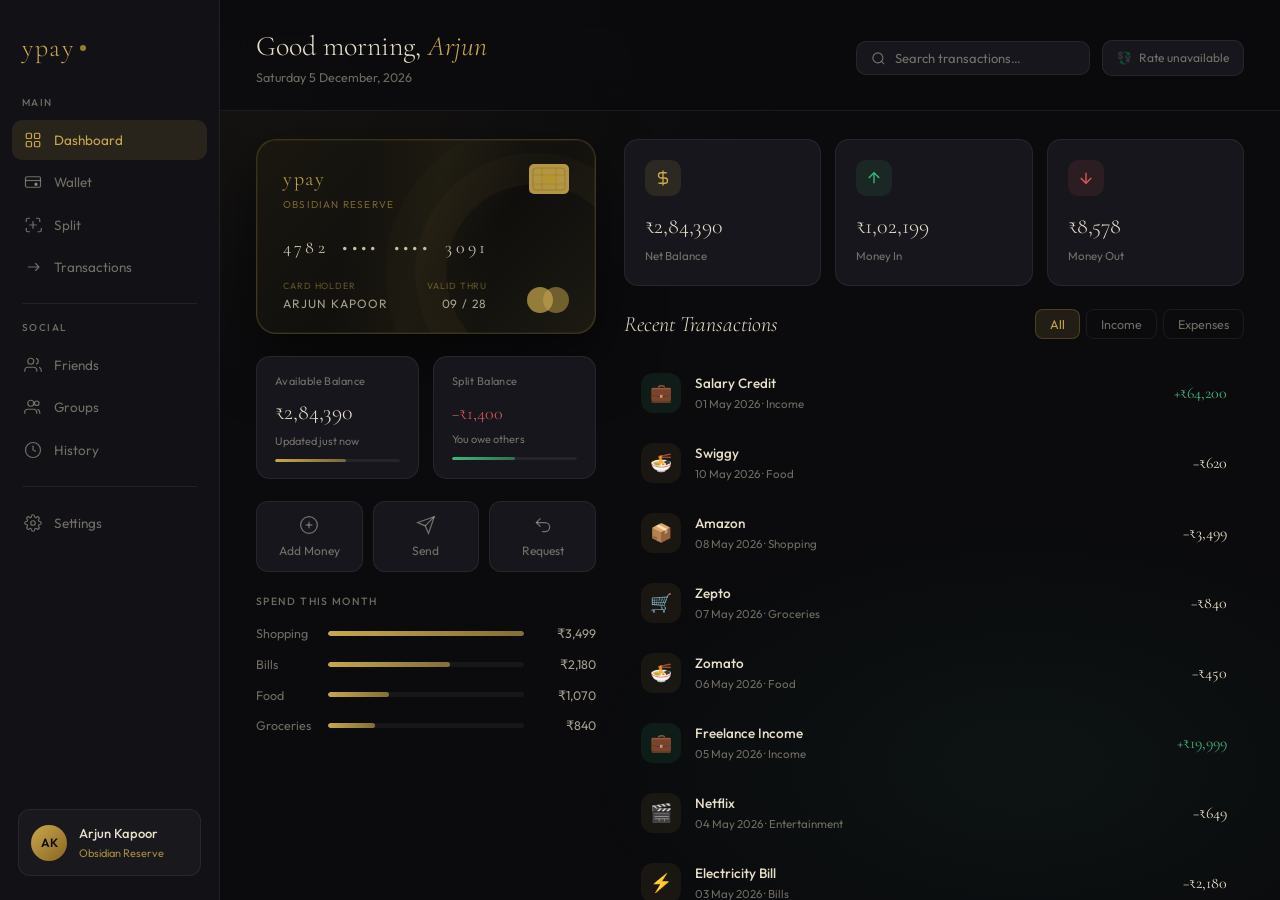
<file: index.html>
<!DOCTYPE html>
<html lang="en">
<head>
  <meta charset="UTF-8"/>
  <meta name="viewport" content="width=device-width, initial-scale=1.0"/>
  <title>ypay · Dashboard</title>
  <link rel="stylesheet" href="style.css"/>
</head>
<body>
<div class="ambient"></div>
<div class="shell">
  <aside class="sidebar" id="sidebar" data-page="dashboard"></aside>
  <main class="main">
    <header class="page-header">
      <div class="page-title-block">
        <div class="page-title">Good morning, <em>Arjun</em></div>
        <div class="page-subtitle" id="dateStr"></div>
      </div>
      <div class="header-tools">
        <div class="search-wrap">
          <svg fill="none" stroke="currentColor" viewBox="0 0 24 24" stroke-width="1.8"><circle cx="11" cy="11" r="8"/><path d="m21 21-4.35-4.35"/></svg>
          <input type="text" id="searchInput" placeholder="Search transactions…"/>
        </div>
        <!-- Live rate badge — populated by fetchExchangeRate() -->
        <div id="rateBadge" style="display:flex;align-items:center;gap:7px;padding:8px 14px;background:var(--surface2);border:1px solid var(--border);border-radius:10px;font-size:12px;color:var(--text-dim)">
          <span>💱</span><span id="rateText">Fetching rate…</span>
        </div>
      </div>
    </header>

    <div class="body">
      <!-- LEFT -->
      <div class="col-l">
        <div class="card-3d animate">
          <div class="pay-card" id="payCard">
            <div class="card-shimmer"></div><div class="card-rings"></div>
            <div class="card-top">
              <div><div class="card-logo-text">ypay</div><div class="card-tier">Obsidian Reserve</div></div>
              <svg class="chip" viewBox="0 0 40 30" fill="none"><rect width="40" height="30" rx="5" fill="#c9a84c" opacity=".88"/><rect x="4" y="4" width="32" height="22" rx="3" fill="none" stroke="#7a5c10" stroke-width=".7" opacity=".6"/><line x1="13" y1="4" x2="13" y2="26" stroke="#7a5c10" stroke-width=".6" opacity=".5"/><line x1="27" y1="4" x2="27" y2="26" stroke="#7a5c10" stroke-width=".6" opacity=".5"/><line x1="4" y1="11" x2="36" y2="11" stroke="#7a5c10" stroke-width=".6" opacity=".5"/><line x1="4" y1="20" x2="36" y2="20" stroke="#7a5c10" stroke-width=".6" opacity=".5"/><rect x="13" y="11" width="14" height="9" rx="1" fill="#b8930c" opacity=".35"/></svg>
            </div>
            <div class="card-mid"><div class="card-number">4782 &nbsp;••••&nbsp; ••••&nbsp; 3091</div></div>
            <div class="card-bot">
              <div><div class="card-fl">Card Holder</div><div class="card-fv">ARJUN KAPOOR</div></div>
              <div><div class="card-fl">Valid Thru</div><div class="card-fvr">09 / 28</div></div>
              <div class="card-net"><span></span><span></span></div>
            </div>
          </div>
        </div>

        <div class="balance-row animate delay-1">
          <div class="balance-block">
            <div class="balance-label">Available Balance</div>
            <div class="balance-value" id="dashBalance">—</div>
            <div class="balance-sub">Updated just now</div>
            <div class="prog-track"><div class="prog-fill" id="dashProg" style="width:0%"></div></div>
          </div>
          <div class="balance-block">
            <div class="balance-label">Split Balance</div>
            <div class="balance-value" id="dashSplitNet" style="font-size:18px;padding-top:4px">—</div>
            <div class="balance-sub" id="dashSplitSub">Calculating…</div>
            <div class="prog-track"><div class="prog-fill g" style="width:50%"></div></div>
          </div>
        </div>

        <div class="actions-row animate delay-2">
          <button class="action-btn" id="btnAdd">
            <svg fill="none" stroke="currentColor" viewBox="0 0 24 24"><circle cx="12" cy="12" r="10"/><line x1="12" y1="8" x2="12" y2="16"/><line x1="8" y1="12" x2="16" y2="12"/></svg>Add Money
          </button>
          <button class="action-btn" id="btnSend">
            <svg fill="none" stroke="currentColor" viewBox="0 0 24 24"><line x1="22" y1="2" x2="11" y2="13"/><polygon points="22 2 15 22 11 13 2 9 22 2"/></svg>Send
          </button>
          <button class="action-btn" id="btnReq">
            <svg fill="none" stroke="currentColor" viewBox="0 0 24 24"><path d="M9 14 4 9l5-5"/><path d="M4 9h10.5a5.5 5.5 0 0 1 0 11H11"/></svg>Request
          </button>
        </div>

        <div class="animate delay-3">
          <div class="section-label">Spend this month</div>
          <div class="spend-bars" id="spendBars"></div>
        </div>
      </div>

      <!-- RIGHT -->
      <div class="col-r">
        <div class="card-grid-3">
          <div class="glass-card animate delay-1">
            <div class="stat-icon-row"><div class="stat-icon" style="background:var(--gold-dim)"><svg fill="none" stroke="var(--gold)" viewBox="0 0 24 24"><path d="M12 2v20M17 5H9.5a3.5 3.5 0 0 0 0 7h5a3.5 3.5 0 0 1 0 7H6"/></svg></div></div>
            <div class="stat-val" id="statBalance">—</div><div class="stat-lbl">Net Balance</div>
          </div>
          <div class="glass-card animate delay-2">
            <div class="stat-icon-row"><div class="stat-icon" style="background:var(--green-bg)"><svg fill="none" stroke="var(--green)" viewBox="0 0 24 24"><line x1="12" y1="19" x2="12" y2="5"/><polyline points="5 12 12 5 19 12"/></svg></div></div>
            <div class="stat-val" id="statIncome">—</div><div class="stat-lbl">Money In</div>
          </div>
          <div class="glass-card animate delay-3">
            <div class="stat-icon-row"><div class="stat-icon" style="background:var(--red-bg)"><svg fill="none" stroke="var(--red)" viewBox="0 0 24 24"><line x1="12" y1="5" x2="12" y2="19"/><polyline points="19 12 12 19 5 12"/></svg></div></div>
            <div class="stat-val" id="statExpense">—</div><div class="stat-lbl">Money Out</div>
          </div>
        </div>

        <div style="display:flex;flex-direction:column;flex:1">
          <div style="display:flex;align-items:center;justify-content:space-between;margin-bottom:18px">
            <div style="font-family:var(--fser);font-size:22px;font-style:italic;font-weight:300">Recent Transactions</div>
            <div class="filter-row">
              <button class="filter-btn active" data-filter="all">All</button>
              <button class="filter-btn" data-filter="credit">Income</button>
              <button class="filter-btn" data-filter="debit">Expenses</button>
            </div>
          </div>
          <div id="txList" style="display:flex;flex-direction:column;gap:2px"></div>
          <div class="no-results" id="noResults"><svg fill="none" stroke="currentColor" viewBox="0 0 24 24" stroke-width="1.2"><circle cx="11" cy="11" r="8"/><path d="m21 21-4.35-4.35"/></svg><p>No transactions found</p></div>
          <a href="transactions.html" style="margin-top:14px;text-align:center;font-size:12.5px;color:var(--text-dim);text-decoration:none">View all →</a>
        </div>
      </div>
    </div>
  </main>
</div>

<script src="shared.js"></script>
<script>
  document.getElementById('dateStr').textContent =
    new Date().toLocaleDateString('en-IN',{weekday:'long',day:'numeric',month:'long',year:'numeric'});

  // Card tilt — DOM event: mousemove
  const card = document.getElementById('payCard');
  document.querySelector('.card-3d').addEventListener('mousemove', e => {
    const r=card.getBoundingClientRect();
    card.style.transform=`rotateY(${((e.clientX-r.left)/r.width-.5)*12}deg) rotateX(${-((e.clientY-r.top)/r.height-.5)*8}deg) scale(1.02)`;
  });
  document.querySelector('.card-3d').addEventListener('mouseleave', () => card.style.transform='');

  // Render dashboard stats — pure sync reads
  function refreshDash() {
    const stats    = Wallet.getStats();
    const owedToMe = Splits.getOwedToMe();
    const iOwe     = Splits.getIOwed();
    const net      = owedToMe - iOwe;

    document.getElementById('dashBalance').textContent = formatINR(stats.balance);
    document.getElementById('dashProg').style.width    = Math.min(100,(stats.balance/500000)*100)+'%';
    document.getElementById('statBalance').textContent = formatINR(stats.balance);
    document.getElementById('statIncome').textContent  = formatINR(stats.income);
    document.getElementById('statExpense').textContent = formatINR(stats.expense);

    const sn  = document.getElementById('dashSplitNet');
    const sub = document.getElementById('dashSplitSub');
    if (net>0)      { sn.style.color='var(--green)'; sn.textContent='+'+formatINR(net);        sub.textContent='Others owe you'; }
    else if (net<0) { sn.style.color='var(--red)';   sn.textContent='−'+formatINR(Math.abs(net)); sub.textContent='You owe others'; }
    else            { sn.style.color='var(--text-dim)'; sn.textContent='₹0'; sub.textContent='All settled!'; }

    // HOF: filter + reduce + sort + slice → spend bars
    const cats   = {};
    Wallet.getTransactions()
      .filter(t => t.type==='debit')                    // HOF: filter
      .forEach(t => { cats[t.category]=(cats[t.category]||0)+t.amount; });
    const sorted = Object.entries(cats).sort((a,b)=>b[1]-a[1]).slice(0,4);
    const max    = sorted[0]?.[1]||1;
    document.getElementById('spendBars').innerHTML = sorted
      .map(([cat,amt]) => `<div class="spend-row"><span class="spend-name">${cat}</span><div class="spend-track"><div class="spend-fill" style="width:${Math.round(amt/max*100)}%"></div></div><span class="spend-amount">${formatINR(amt)}</span></div>`)
      .join('');                                         // HOF: map

    renderTxList();
  }

  // HOF: filter chain for tx list
  let activeFilter='all', searchVal='';
  function renderTxList() {
    const txs = Wallet.getTransactions()
      .filter(tx => activeFilter==='all' || tx.type===activeFilter)  // HOF: filter
      .filter(tx => tx.description.toLowerCase().includes(searchVal) || tx.category.toLowerCase().includes(searchVal))
      .slice(0,8);
    document.getElementById('txList').innerHTML = txs.map(renderTxItem).join(''); // HOF: map
    document.getElementById('noResults').classList.toggle('visible', txs.length===0);
  }

  // DOM events: click (filter), input (search)
  document.querySelectorAll('[data-filter]').forEach(btn => {
    btn.addEventListener('click', () => {
      document.querySelectorAll('[data-filter]').forEach(b=>b.classList.remove('active'));
      btn.classList.add('active'); activeFilter=btn.dataset.filter; renderTxList();
    });
  });
  document.getElementById('searchInput').addEventListener('input', e => {
    searchVal=e.target.value.toLowerCase(); renderTxList();
  });

  /* ── async: fetch live exchange rate ── */
  (async () => {
    const result = await fetchExchangeRate();    // await
    const el     = document.getElementById('rateText');
    if (result.rate) {
      el.textContent      = `1 USD = ₹${result.rate.toFixed(2)}`;
      el.style.color      = 'var(--green)';
      document.getElementById('rateBadge').title = `Source: ${result.source} · ${result.updated}`;
    } else {
      el.textContent = 'Rate unavailable';
    }
  })();

  /* ── async: Add Money with try/catch + setLoading ── */
  document.getElementById('btnAdd').addEventListener('click', () => {
    openModal('Add Money', `
      <div class="form-group"><label class="form-label">Amount (₹)</label>
        <input class="form-input" id="m-amt" type="number" min="1" placeholder="0" autofocus/></div>
      <div class="form-group"><label class="form-label">Source</label>
        <select class="form-select" id="m-src"><option>UPI</option><option>Bank Transfer</option><option>Card</option><option>Cash</option></select></div>
      <div style="display:flex;gap:8px;flex-wrap:wrap">
        ${[500,1000,2000,5000].map(v=>`<button onclick="document.getElementById('m-amt').value=${v}" style="padding:5px 12px;border-radius:8px;background:var(--surface2);border:1px solid var(--border);color:var(--text-dim);font-size:12px;cursor:pointer">+₹${v.toLocaleString('en-IN')}</button>`).join('')}
      </div>`, {
      confirmLabel:'Add Money',
      onConfirm: async () => {                         // async handler
        const btn = document.getElementById('_modal-confirm');
        const amt = parseFloat(document.getElementById('m-amt').value);
        const src = document.getElementById('m-src').value;
        if (!amt||amt<=0) { showToast('Enter a valid amount','error'); return; }
        setLoading(btn, true);
        try {
          const res = await Wallet.addMoney(amt);      // await
          if (res.ok) { closeModal(); refreshDash(); showToast(`${formatINR(amt)} added via ${src}!`); }
          else        { showToast(res.error,'error'); }
        } catch (err) {                                // try/catch
          showToast('Something went wrong','error');
          console.error(err);
        } finally {
          setLoading(btn, false);
        }
      }
    });
    setTimeout(()=>document.getElementById('m-amt')?.focus(),50);
  });

  /* ── async: Send money ── */
  document.getElementById('btnSend').addEventListener('click', () => {
    const friends=Friends.getAll();
    if (!friends.length) { showToast('Add a friend first!','error'); return; }
    openModal('Send Money', `
      <div class="form-group"><label class="form-label">To</label>
        <select class="form-select" id="m-to">${friends.map(f=>`<option value="${f.id}">${f.name}</option>`).join('')}</select></div>
      <div class="form-group"><label class="form-label">Amount (₹)</label>
        <input class="form-input" id="m-amt" type="number" min="1" placeholder="0" autofocus/></div>
      <div class="form-group"><label class="form-label">Note (optional)</label>
        <input class="form-input" id="m-note" type="text" placeholder="What's this for?"/></div>
      <div style="font-size:12px;color:var(--text-dim)">Balance: <strong style="color:var(--gold)">${formatINR(Wallet.getBalance())}</strong></div>`, {
      confirmLabel:'Send',
      onConfirm: async () => {
        const btn  = document.getElementById('_modal-confirm');
        const toId = document.getElementById('m-to').value;
        const amt  = parseFloat(document.getElementById('m-amt').value);
        const note = document.getElementById('m-note').value;
        setLoading(btn, true);
        try {
          const res = await Payments.send(toId, amt, note);
          if (res.ok) { closeModal(); refreshDash(); showToast(`Sent ${formatINR(amt)} to ${Friends.getName(toId)}`); }
          else        { showToast(res.error,'error'); }
        } catch(err) { showToast('Transfer failed','error'); console.error(err); }
        finally      { setLoading(btn, false); }
      }
    });
  });

  /* ── async: Request money ── */
  document.getElementById('btnReq').addEventListener('click', () => {
    const friends=Friends.getAll();
    if (!friends.length) { showToast('Add a friend first!','error'); return; }
    openModal('Request Money', `
      <div class="form-group"><label class="form-label">From</label>
        <select class="form-select" id="m-from">${friends.map(f=>`<option value="${f.id}">${f.name}</option>`).join('')}</select></div>
      <div class="form-group"><label class="form-label">Amount (₹)</label>
        <input class="form-input" id="m-amt" type="number" min="1" placeholder="0" autofocus/></div>
      <div class="form-group"><label class="form-label">Reason</label>
        <input class="form-input" id="m-note" type="text" placeholder="e.g. last night's dinner"/></div>`, {
      confirmLabel:'Send Request',
      onConfirm: async () => {
        const btn    = document.getElementById('_modal-confirm');
        const fromId = document.getElementById('m-from').value;
        const amt    = parseFloat(document.getElementById('m-amt').value);
        const note   = document.getElementById('m-note').value;
        setLoading(btn, true);
        try {
          const res = await Payments.createRequest(fromId, amt, note);
          if (res.ok) { closeModal(); showToast(`Request sent to ${Friends.getName(fromId)}`); }
          else        { showToast(res.error,'error'); }
        } catch(err) { showToast('Failed to send request','error'); }
        finally      { setLoading(btn, false); }
      }
    });
  });

  refreshDash();
</script>
</body>
</html>
</file>
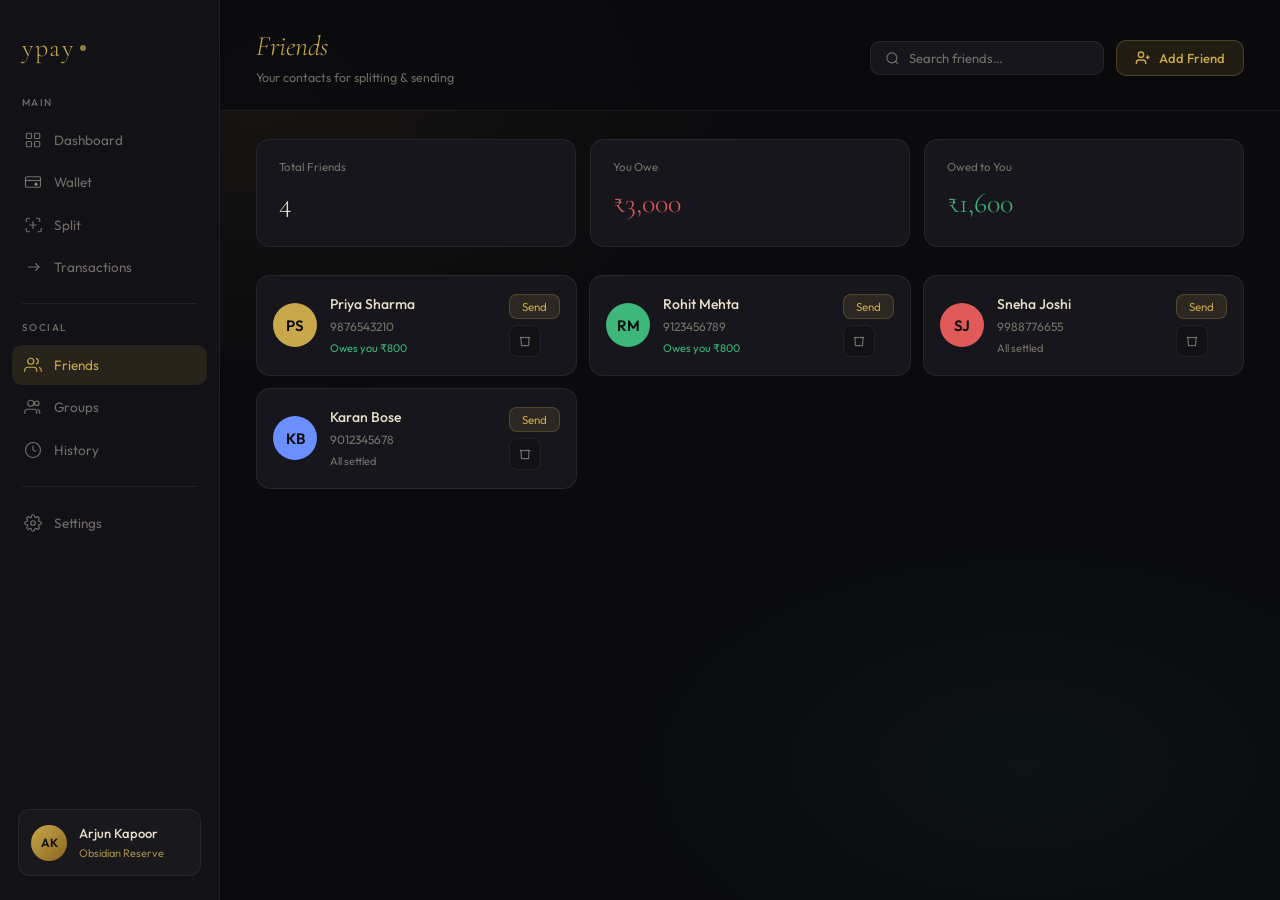
<file: friends.html>
<!DOCTYPE html>
<html lang="en">
<head>
  <meta charset="UTF-8"/>
  <meta name="viewport" content="width=device-width, initial-scale=1.0"/>
  <title>ypay · Friends</title>
  <link rel="stylesheet" href="style.css"/>
</head>
<body>
<div class="ambient"></div>
<div class="shell">
  <aside class="sidebar" id="sidebar" data-page="friends"></aside>
  <main class="main">
    <header class="page-header">
      <div class="page-title-block">
        <div class="page-title"><em>Friends</em></div>
        <div class="page-subtitle">Your contacts for splitting &amp; sending</div>
      </div>
      <div class="header-tools">
        <div class="search-wrap">
          <svg fill="none" stroke="currentColor" viewBox="0 0 24 24" stroke-width="1.8"><circle cx="11" cy="11" r="8"/><path d="m21 21-4.35-4.35"/></svg>
          <input type="text" id="friendSearch" placeholder="Search friends…"/>
        </div>
        <button class="header-add-btn" id="btnAddFriend">
          <svg fill="none" stroke="currentColor" viewBox="0 0 24 24" stroke-width="2"><path d="M16 21v-2a4 4 0 0 0-4-4H6a4 4 0 0 0-4 4v2"/><circle cx="9" cy="7" r="4"/><line x1="19" y1="8" x2="19" y2="14"/><line x1="22" y1="11" x2="16" y2="11"/></svg>Add Friend
        </button>
      </div>
    </header>

    <div style="padding:28px 36px;flex:1;overflow-y:auto">
      <div style="display:flex;gap:14px;margin-bottom:28px" class="animate">
        <div class="glass-card" style="flex:1;padding:18px 22px"><div class="stat-lbl">Total Friends</div><div class="stat-val" id="statCount" style="font-size:28px;margin-top:6px">0</div></div>
        <div class="glass-card" style="flex:1;padding:18px 22px"><div class="stat-lbl">You Owe</div><div class="stat-val" id="statOwe" style="font-size:28px;margin-top:6px;color:var(--red)">—</div></div>
        <div class="glass-card" style="flex:1;padding:18px 22px"><div class="stat-lbl">Owed to You</div><div class="stat-val" id="statOwed" style="font-size:28px;margin-top:6px;color:var(--green)">—</div></div>
      </div>
      <div class="friends-grid animate delay-1" id="friendsGrid"></div>
    </div>
  </main>
</div>
<script src="shared.js"></script>
<script>
  let searchQ='';

  function render() {
    // HOF: filter by search query
    const friends=Friends.getAll().filter(f =>
      f.name.toLowerCase().includes(searchQ) || f.phone.includes(searchQ)
    );
    document.getElementById('statCount').textContent = Friends.getAll().length;
    document.getElementById('statOwe').textContent   = formatINR(Splits.getIOwed());
    document.getElementById('statOwed').textContent  = formatINR(Splits.getOwedToMe());

    const grid=document.getElementById('friendsGrid');
    if(!friends.length) { grid.innerHTML=`<div class="empty-state" style="grid-column:1/-1"><svg fill="none" stroke="currentColor" viewBox="0 0 24 24" stroke-width="1.2"><path d="M17 21v-2a4 4 0 0 0-4-4H5a4 4 0 0 0-4 4v2"/><circle cx="9" cy="7" r="4"/></svg><p>${searchQ?'No matches.':'No friends yet!'}</p></div>`; return; }

    // HOF: map friends → card HTML
    grid.innerHTML = friends.map(f => {
      // HOF: reduce + find for per-friend debt
      const owedByThem = APP.splits
        .filter(s=>s.paidBy==='me')
        .reduce((sum,s)=>{ const p=s.participants.find(p=>p.id===f.id); return sum+(p&&!p.settled?p.amount:0); },0);
      const iOweThem = APP.splits
        .filter(s=>s.paidBy===f.id)
        .reduce((sum,s)=>{ const p=s.participants.find(p=>p.id==='me'); return sum+(p&&!p.settled?p.amount:0); },0);
      const debtLabel = owedByThem>0
        ? `<div style="font-size:11px;color:var(--green);margin-top:4px">Owes you ${formatINR(owedByThem)}</div>`
        : iOweThem>0
          ? `<div style="font-size:11px;color:var(--red);margin-top:4px">You owe ${formatINR(iOweThem)}</div>`
          : `<div style="font-size:11px;color:var(--text-dim);margin-top:4px">All settled</div>`;
      return `<div class="friend-card">
        ${renderAvatar(f,44)}
        <div class="friend-info"><div class="friend-name">${f.name}</div><div class="friend-phone">${f.phone||'No phone'}</div>${debtLabel}</div>
        <div style="display:flex;flex-direction:column;gap:6px">
          <button class="settle-btn" onclick="quickSend('${f.id}')">Send</button>
          <button class="friend-remove" onclick="removeFriend('${f.id}')">
            <svg fill="none" stroke="currentColor" viewBox="0 0 24 24" stroke-width="2"><polyline points="3 6 5 6 21 6"/><path d="M19 6l-1 14H6L5 6"/></svg>
          </button>
        </div>
      </div>`;
    }).join('');
  }

  // DOM event: click — async with try/catch
  document.getElementById('btnAddFriend').addEventListener('click', () => {
    openModal('Add Friend', `
      <div class="form-group"><label class="form-label">Name</label><input class="form-input" id="m-name" type="text" placeholder="e.g. Priya Sharma" autofocus/></div>
      <div class="form-group"><label class="form-label">Phone (optional)</label><input class="form-input" id="m-phone" type="tel" placeholder="10-digit number"/></div>`, {
      confirmLabel:'Add Friend',
      onConfirm: async () => {
        const btn=document.getElementById('_modal-confirm');
        const name=document.getElementById('m-name').value;
        const phone=document.getElementById('m-phone').value;
        setLoading(btn,true);
        try {
          const res=await Friends.add(name, phone);   // await
          if(res.ok) { closeModal(); render(); showToast(`${res.friend.name} added!`); }
          else       { showToast(res.error,'error'); }
        } catch(err) { showToast('Failed','error'); console.error(err); }
        finally      { setLoading(btn,false); }
      }
    });
    setTimeout(()=>document.getElementById('m-name')?.focus(),50);
  });

  window.removeFriend = id => {
    const f=Friends.getById(id);
    openModal(`Remove ${f?.name}?`,`<p style="color:var(--text-mid)">This removes <strong>${f?.name}</strong> from your friends and groups.</p>`,{
      confirmLabel:'Remove',danger:true,
      onConfirm: async () => {
        const btn=document.getElementById('_modal-confirm');
        setLoading(btn,true);
        try {
          const res=await Friends.remove(id);
          if(res.ok) { closeModal(); render(); showToast('Friend removed'); }
          else       { showToast(res.error,'error'); }
        } catch(err) { showToast('Failed','error'); }
        finally      { setLoading(btn,false); }
      }
    });
  };

  window.quickSend = id => {
    const f=Friends.getById(id);
    openModal(`Send to ${f.name}`, `
      <div class="form-group"><label class="form-label">Amount (₹)</label><input class="form-input" id="m-amt" type="number" min="1" placeholder="0" autofocus/></div>
      <div class="form-group"><label class="form-label">Note</label><input class="form-input" id="m-note" type="text" placeholder="optional"/></div>
      <div style="font-size:12px;color:var(--text-dim)">Balance: <strong style="color:var(--gold)">${formatINR(Wallet.getBalance())}</strong></div>`, {
      confirmLabel:'Send',
      onConfirm: async () => {
        const btn=document.getElementById('_modal-confirm');
        const amt=parseFloat(document.getElementById('m-amt').value);
        const note=document.getElementById('m-note').value;
        setLoading(btn,true);
        try {
          const res=await Payments.send(id, amt, note);
          if(res.ok) { closeModal(); render(); showToast(`Sent ${formatINR(amt)} to ${f.name}`); }
          else       { showToast(res.error,'error'); }
        } catch(err) { showToast('Failed','error'); }
        finally      { setLoading(btn,false); }
      }
    });
    setTimeout(()=>document.getElementById('m-amt')?.focus(),50);
  };

  // DOM event: input — search
  document.getElementById('friendSearch').addEventListener('input', e => {
    searchQ=e.target.value.toLowerCase(); render();
  });

  render();
</script>
</body>
</html>
</file>
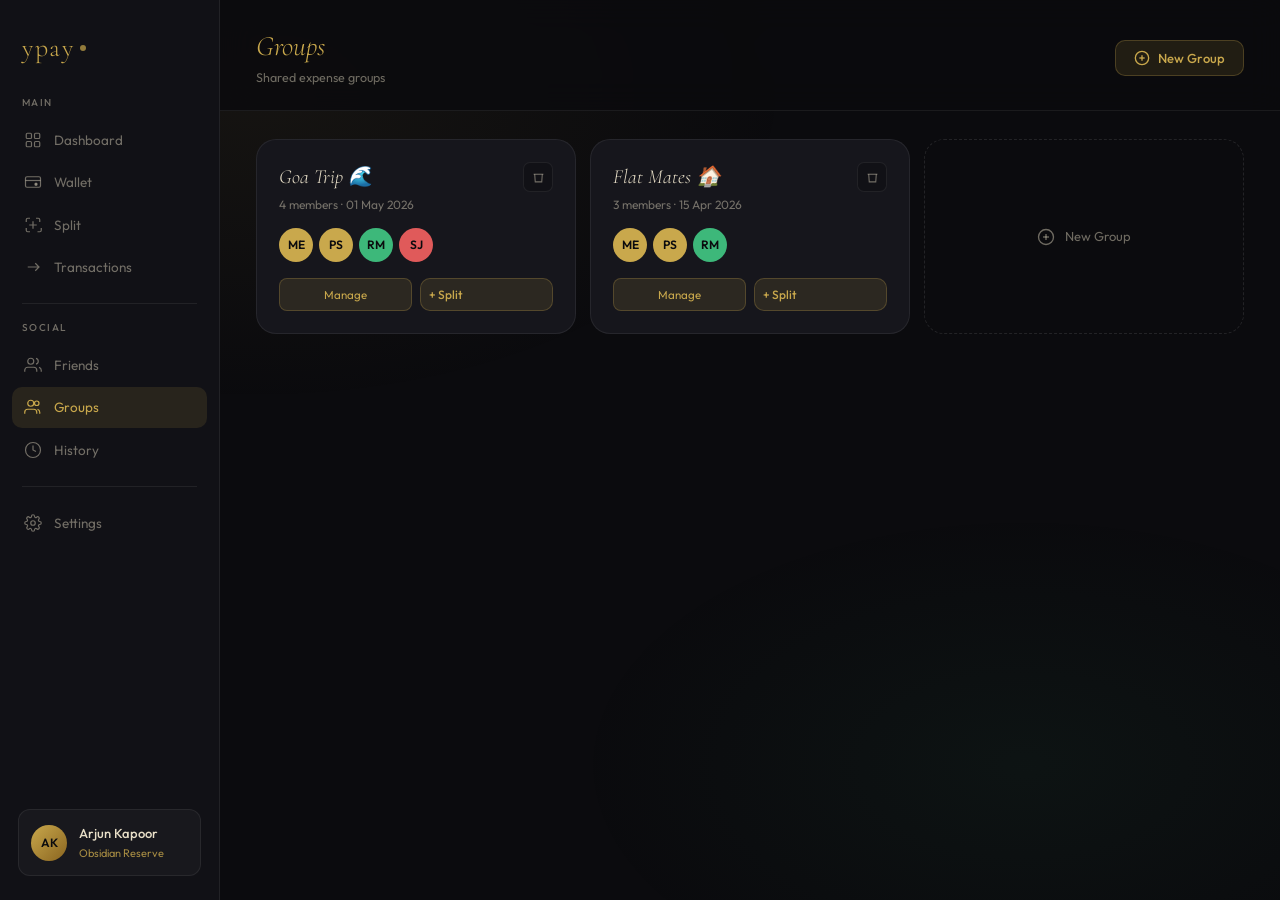
<file: groups.html>
<!DOCTYPE html>
<html lang="en">
<head>
  <meta charset="UTF-8"/>
  <meta name="viewport" content="width=device-width, initial-scale=1.0"/>
  <title>ypay · Groups</title>
  <link rel="stylesheet" href="style.css"/>
</head>
<body>
<div class="ambient"></div>
<div class="shell">
  <aside class="sidebar" id="sidebar" data-page="groups"></aside>
  <main class="main">
    <header class="page-header">
      <div class="page-title-block">
        <div class="page-title"><em>Groups</em></div>
        <div class="page-subtitle">Shared expense groups</div>
      </div>
      <div class="header-tools">
        <button class="header-add-btn" id="btnNew">
          <svg fill="none" stroke="currentColor" viewBox="0 0 24 24" stroke-width="2"><circle cx="12" cy="12" r="10"/><line x1="12" y1="8" x2="12" y2="16"/><line x1="8" y1="12" x2="16" y2="12"/></svg>New Group
        </button>
      </div>
    </header>
    <div style="padding:28px 36px;flex:1;overflow-y:auto">
      <div class="groups-grid animate" id="groupsGrid"></div>
    </div>
  </main>
</div>
<script src="shared.js"></script>
<script>
  function renderGroups() {
    const groups=Groups.getAll();
    const grid=document.getElementById('groupsGrid');
    grid.innerHTML='';
    // HOF: forEach to build cards
    groups.forEach(g => {
      const card=document.createElement('div'); card.className='group-card';
      // HOF: map members to avatars
      const avatars=g.members.map(id=>{
        const f=id==='me'?{initials:'ME',color:'#c9a84c'}:Friends.getById(id)||{initials:'?',color:'#888'};
        return renderAvatar(f,34);
      }).join('');
      card.innerHTML=`
        <div class="group-card-top">
          <div><div class="group-name">${g.name}</div><div class="group-meta">${g.members.length} member${g.members.length!==1?'s':''} · ${g.created}</div></div>
          <button class="group-delete" onclick="event.stopPropagation();deleteGroup('${g.id}')"><svg fill="none" stroke="currentColor" viewBox="0 0 24 24" stroke-width="2"><polyline points="3 6 5 6 21 6"/><path d="M19 6l-1 14H6L5 6"/></svg></button>
        </div>
        <div class="group-avatars" style="margin-bottom:16px">${avatars}</div>
        <div style="display:flex;gap:8px">
          <button onclick="viewGroup('${g.id}')" class="settle-btn" style="flex:1;padding:8px;text-align:center">Manage</button>
          <button onclick="splitInGroup('${g.id}')" class="header-add-btn" style="flex:1;padding:8px;font-size:12px">+ Split</button>
        </div>`;
      grid.appendChild(card);
    });
    const add=document.createElement('div'); add.className='add-item-card';
    add.innerHTML=`<svg fill="none" stroke="currentColor" viewBox="0 0 24 24" stroke-width="1.8"><circle cx="12" cy="12" r="10"/><line x1="12" y1="8" x2="12" y2="16"/><line x1="8" y1="12" x2="16" y2="12"/></svg> New Group`;
    add.onclick=openNewGroup; grid.appendChild(add);
  }

  function openNewGroup() {
    const friends=Friends.getAll();
    const checks=friends.length
      ? `<div class="check-grid">${friends.map(f=>`<div class="check-item" id="gci-${f.id}" onclick="toggleG('${f.id}')"><input type="checkbox" id="gchk-${f.id}"/><label for="gchk-${f.id}">${f.name}</label></div>`).join('')}</div>`
      : `<p style="font-size:13px;color:var(--text-dim)">Add friends first to include them.</p>`;
    openModal('Create Group',`
      <div class="form-group"><label class="form-label">Group Name</label><input class="form-input" id="m-gname" type="text" placeholder="e.g. Goa Trip 🌊" autofocus/></div>
      <div class="form-group"><label class="form-label">Add Members</label>${checks}<div style="font-size:11px;color:var(--text-dim);margin-top:6px">You are always included.</div></div>`, {
      confirmLabel:'Create Group',
      onConfirm: async () => {
        const btn=document.getElementById('_modal-confirm');
        const name=document.getElementById('m-gname').value.trim();
        // HOF: map checked checkboxes → member ids
        const members=Array.from(document.querySelectorAll('[id^=gchk-]:checked')).map(c=>c.id.replace('gchk-',''));
        setLoading(btn,true);
        try {
          const res=await Groups.create(name, members);
          if(res.ok){ closeModal(); renderGroups(); showToast(`"${res.group.name}" created!`); }
          else      { showToast(res.error,'error'); }
        } catch(err){ showToast('Failed','error'); }
        finally     { setLoading(btn,false); }
      }
    });
    setTimeout(()=>document.getElementById('m-gname')?.focus(),50);
  }

  window.toggleG = id => {
    const chk=document.getElementById('gchk-'+id), ci=document.getElementById('gci-'+id);
    chk.checked=!chk.checked; ci.classList.toggle('selected',chk.checked);
  };

  window.viewGroup = gId => {
    const g=Groups.getById(gId); if(!g) return;
    const notIn=Friends.getAll().filter(f=>!g.members.includes(f.id)); // HOF: filter
    const memberRows=g.members.map(id=>{
      const f=id==='me'?{initials:'ME',color:'#c9a84c',name:'You (Me)'}:Friends.getById(id)||{initials:'?',color:'#888',name:'Unknown'};
      return `<div style="display:flex;align-items:center;gap:10px;padding:10px 0;border-bottom:1px solid var(--border)">
        ${renderAvatar(f,34)}<span style="flex:1;font-size:13.5px">${f.name}</span>
        ${id!=='me'?`<button onclick="kickMember('${gId}','${id}')" style="font-size:11px;padding:4px 10px;border-radius:7px;border:1px solid var(--border);background:none;color:var(--text-dim);cursor:pointer">Remove</button>`:'<span style="font-size:11px;color:var(--text-dim)">Admin</span>'}
      </div>`;
    }).join('');
    const addOpts=notIn.length
      ? `<select class="form-select" id="m-addmem" style="margin-top:12px"><option value="">— add friend —</option>${notIn.map(f=>`<option value="${f.id}">${f.name}</option>`).join('')}</select><button onclick="doAddMember('${gId}')" class="send-btn" style="margin-top:10px;padding:10px">Add Member</button>`
      : `<div style="font-size:12px;color:var(--text-dim);margin-top:10px">All friends already in this group.</div>`;
    openModal(`Group: ${g.name}`,`<div style="margin-bottom:14px">${memberRows}</div>${addOpts}`,{ cancelLabel:'Close' });
  };

  window.kickMember = async (gId, fId) => {
    try {
      const res=await Groups.removeMember(gId, fId);
      if(res.ok){ closeModal(); renderGroups(); showToast('Member removed'); }
      else      { showToast(res.error,'error'); }
    } catch(err){ showToast('Failed','error'); }
  };

  window.doAddMember = async gId => {
    const sel=document.getElementById('m-addmem');
    if(!sel?.value){ showToast('Pick a friend','error'); return; }
    try {
      const res=await Groups.addMember(gId, sel.value);
      if(res.ok){ closeModal(); renderGroups(); showToast(`${Friends.getName(sel.value)} added!`); }
      else      { showToast(res.error,'error'); }
    } catch(err){ showToast('Failed','error'); }
  };

  window.splitInGroup = gId => {
    const g=Groups.getById(gId); if(!g) return;
    openModal(`Split in "${g.name}"`,`
      <div class="form-group"><label class="form-label">Description</label><input class="form-input" id="m-sdesc" type="text" placeholder="e.g. Hotel checkout" autofocus/></div>
      <div class="form-group"><label class="form-label">Total (₹)</label><input class="form-input" id="m-stotal" type="number" min="1" placeholder="0"/></div>
      <div style="font-size:12px;color:var(--text-dim);background:var(--surface);border-radius:8px;padding:10px">
        Splits equally: <strong>${g.members.map(id=>Friends.getName(id)).join(', ')}</strong>
      </div>
      <div style="font-size:12px;color:var(--text-dim);margin-top:8px">Balance: <strong style="color:var(--gold)">${formatINR(Wallet.getBalance())}</strong></div>`,{
      confirmLabel:'Create Split',
      onConfirm: async () => {
        const btn=document.getElementById('_modal-confirm');
        const desc=document.getElementById('m-sdesc').value;
        const total=parseFloat(document.getElementById('m-stotal').value);
        setLoading(btn,true);
        try {
          const res=await Splits.createEqual(desc, total, g.members, 'me');
          if(res.ok){ closeModal(); showToast(`Split! ${formatINR(res.perPerson)} each`); }
          else      { showToast(res.error,'error'); }
        } catch(err){ showToast('Failed','error'); }
        finally     { setLoading(btn,false); }
      }
    });
    setTimeout(()=>document.getElementById('m-sdesc')?.focus(),50);
  };

  window.deleteGroup = id => {
    const g=Groups.getById(id);
    openModal(`Delete "${g?.name}"?`,`<p style="color:var(--text-mid)">This group will be removed.</p>`,{
      confirmLabel:'Delete',danger:true,
      onConfirm: async()=>{ await Groups.delete(id); closeModal(); renderGroups(); showToast('Group deleted'); }
    });
  };

  document.getElementById('btnNew').addEventListener('click', openNewGroup);
  renderGroups();
</script>
</body>
</html>
</file>
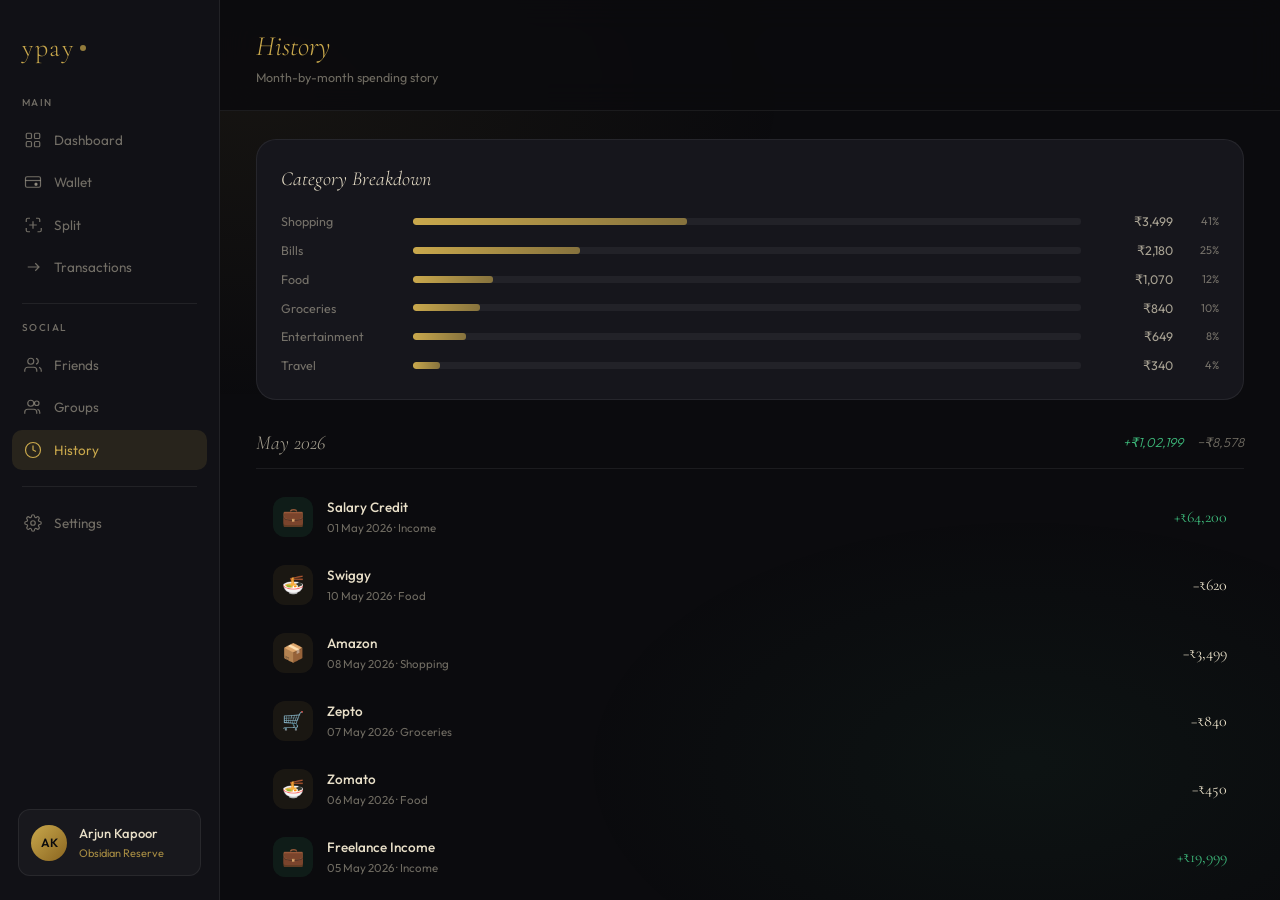
<file: history.html>
<!DOCTYPE html>
<html lang="en">
<head>
  <meta charset="UTF-8"/>
  <meta name="viewport" content="width=device-width, initial-scale=1.0"/>
  <title>ypay · History</title>
  <link rel="stylesheet" href="style.css"/>
</head>
<body>
<div class="ambient"></div>
<div class="shell">
  <aside class="sidebar" id="sidebar" data-page="history"></aside>
  <main class="main">
    <header class="page-header">
      <div class="page-title-block">
        <div class="page-title"><em>History</em></div>
        <div class="page-subtitle">Month-by-month spending story</div>
      </div>
    </header>
    <div class="history-body">
      <div class="section-card animate" style="margin-bottom:28px">
        <div class="section-card-title">Category Breakdown</div>
        <div id="catBreakdown" style="display:flex;flex-direction:column;gap:10px"></div>
      </div>
      <div id="historyList" class="animate delay-1"></div>
    </div>
  </main>
</div>
<script src="shared.js"></script>
<script>
  function render() {
    const txs=Wallet.getTransactions();
    // HOF: filter + reduce for category totals
    const totalSpend=txs.filter(t=>t.type==='debit').reduce((s,t)=>s+t.amount,0);
    const catTotals=txs.filter(t=>t.type==='debit').reduce((acc,t)=>{
      acc[t.category]=(acc[t.category]||0)+t.amount; return acc;
    },{});
    // HOF: sort entries
    const sorted=Object.entries(catTotals).sort((a,b)=>b[1]-a[1]);
    document.getElementById('catBreakdown').innerHTML=sorted.map(([cat,amt])=>`
      <div class="spend-row">
        <span class="spend-name" style="width:120px">${cat}</span>
        <div class="spend-track" style="height:7px"><div class="spend-fill" style="width:${Math.round(amt/totalSpend*100)}%"></div></div>
        <span style="font-size:12.5px;color:var(--text-mid);width:80px;text-align:right">${formatINR(amt)}</span>
        <span style="font-size:11px;color:var(--text-dim);width:34px;text-align:right">${Math.round(amt/totalSpend*100)}%</span>
      </div>`).join('');

    // HOF: reduce to group by month
    const byMonth=txs.reduce((acc,tx)=>{
      const parts=tx.date.split(' ');
      const key=parts.length>=3?`${parts[1]} ${parts[2]}`:tx.date;
      (acc[key]=acc[key]||[]).push(tx); return acc;
    },{});

    document.getElementById('historyList').innerHTML=Object.entries(byMonth).map(([month,items])=>{
      const income =items.filter(t=>t.type==='credit').reduce((s,t)=>s+t.amount,0);
      const expense=items.filter(t=>t.type==='debit').reduce((s,t)=>s+t.amount,0);
      return `<div class="month-group">
        <div class="month-label" style="display:flex;justify-content:space-between;align-items:center">
          <span>${month}</span>
          <div style="display:flex;gap:14px;font-size:13px;font-family:var(--fsan)">
            ${income ?`<span style="color:var(--green)">+${formatINR(income)}</span>`:''}
            ${expense?`<span style="color:var(--text-dim)">−${formatINR(expense)}</span>`:''}
          </div>
        </div>
        ${items.map(renderTxItem).join('')}
      </div>`;
    }).join('');
  }
  render();
</script>
</body>
</html>
</file>
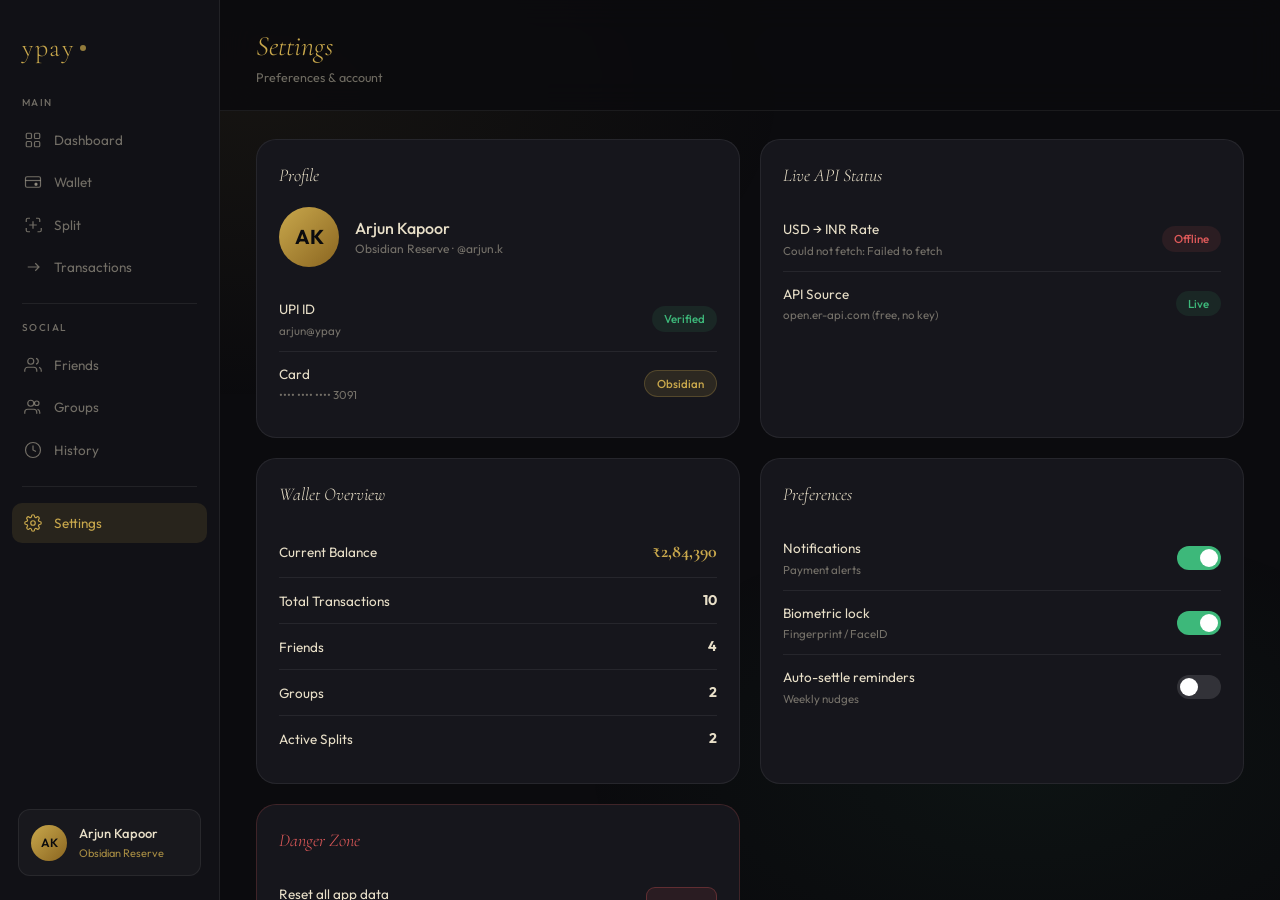
<file: settings.html>
<!DOCTYPE html>
<html lang="en">
<head>
  <meta charset="UTF-8"/>
  <meta name="viewport" content="width=device-width, initial-scale=1.0"/>
  <title>ypay · Settings</title>
  <link rel="stylesheet" href="style.css"/>
</head>
<body>
<div class="ambient"></div>
<div class="shell">
  <aside class="sidebar" id="sidebar" data-page="settings"></aside>
  <main class="main">
    <header class="page-header">
      <div class="page-title-block">
        <div class="page-title"><em>Settings</em></div>
        <div class="page-subtitle">Preferences &amp; account</div>
      </div>
    </header>
    <div class="settings-body">

      <div class="settings-section">
        <div class="settings-section-title">Profile</div>
        <div style="display:flex;align-items:center;gap:16px;margin-bottom:20px">
          <div style="width:60px;height:60px;border-radius:50%;background:linear-gradient(135deg,var(--gold),#8a6520);display:flex;align-items:center;justify-content:center;font-size:20px;font-weight:700;color:var(--bg)">AK</div>
          <div><div style="font-size:16px;font-weight:500">Arjun Kapoor</div><div style="font-size:12px;color:var(--text-dim)">Obsidian Reserve · @arjun.k</div></div>
        </div>
        <div class="setting-row"><div><div class="setting-label">UPI ID</div><div class="setting-sub">arjun@ypay</div></div><span class="pill-badge pill-green">Verified</span></div>
        <div class="setting-row"><div><div class="setting-label">Card</div><div class="setting-sub">•••• •••• •••• 3091</div></div><span class="pill-badge pill-gold">Obsidian</span></div>
      </div>

      <div class="settings-section">
        <div class="settings-section-title">Live API Status</div>
        <div class="setting-row">
          <div><div class="setting-label">USD → INR Rate</div><div class="setting-sub" id="rateStatus">Fetching…</div></div>
          <span class="pill-badge" id="ratePill" style="background:var(--surface2);color:var(--text-dim)">…</span>
        </div>
        <div class="setting-row"><div><div class="setting-label">API Source</div><div class="setting-sub">open.er-api.com (free, no key)</div></div><span class="pill-badge pill-green">Live</span></div>
      </div>

      <div class="settings-section">
        <div class="settings-section-title">Wallet Overview</div>
        <div class="setting-row"><div class="setting-label">Current Balance</div><strong style="color:var(--gold);font-family:var(--fser);font-size:18px" id="setBalance">—</strong></div>
        <div class="setting-row"><div class="setting-label">Total Transactions</div><strong id="setTx">—</strong></div>
        <div class="setting-row"><div class="setting-label">Friends</div><strong id="setFr">—</strong></div>
        <div class="setting-row"><div class="setting-label">Groups</div><strong id="setGr">—</strong></div>
        <div class="setting-row"><div class="setting-label">Active Splits</div><strong id="setSp">—</strong></div>
      </div>

      <div class="settings-section">
        <div class="settings-section-title">Preferences</div>
        <div class="setting-row"><div><div class="setting-label">Notifications</div><div class="setting-sub">Payment alerts</div></div><div class="toggle on" onclick="this.classList.toggle('on');this.classList.toggle('off')"></div></div>
        <div class="setting-row"><div><div class="setting-label">Biometric lock</div><div class="setting-sub">Fingerprint / FaceID</div></div><div class="toggle on" onclick="this.classList.toggle('on');this.classList.toggle('off')"></div></div>
        <div class="setting-row"><div><div class="setting-label">Auto-settle reminders</div><div class="setting-sub">Weekly nudges</div></div><div class="toggle off" onclick="this.classList.toggle('on');this.classList.toggle('off')"></div></div>
      </div>

      <div class="settings-section" style="border-color:rgba(224,90,90,0.2)">
        <div class="settings-section-title" style="color:var(--red)">Danger Zone</div>
        <div class="setting-row">
          <div><div class="setting-label">Reset all app data</div><div class="setting-sub">Returns to demo defaults — irreversible</div></div>
          <button onclick="doReset()" style="padding:8px 18px;border-radius:9px;background:var(--red-bg);border:1px solid rgba(224,90,90,0.3);color:var(--red);font-size:12.5px;font-weight:600;cursor:pointer" onmouseover="this.style.background='var(--red)';this.style.color='var(--bg)'" onmouseout="this.style.background='var(--red-bg)';this.style.color='var(--red)'">Reset</button>
        </div>
      </div>

    </div>
  </main>
</div>
<script src="shared.js"></script>
<script>
  function loadStats() {
    const stats=Wallet.getStats();
    document.getElementById('setBalance').textContent = formatINR(stats.balance);
    document.getElementById('setTx').textContent      = Wallet.getTransactions().length;
    document.getElementById('setFr').textContent      = Friends.getAll().length;
    document.getElementById('setGr').textContent      = Groups.getAll().length;
    document.getElementById('setSp').textContent      = Splits.getAll().length;
  }

  // async: fetch live rate on settings page too
  (async () => {
    try {
      const result=await fetchExchangeRate();          // await + try/catch
      const sub=document.getElementById('rateStatus');
      const pill=document.getElementById('ratePill');
      if(result.rate) {
        sub.textContent=`1 USD = ₹${result.rate.toFixed(2)} · ${result.updated?.slice(0,16)||''}`;
        pill.textContent='Live ✓'; pill.className='pill-badge pill-green';
      } else {
        sub.textContent='Could not fetch: '+result.error;
        pill.textContent='Offline'; pill.className='pill-badge';
        pill.style.cssText='background:var(--red-bg);color:var(--red)';
      }
    } catch(err) {
      document.getElementById('rateStatus').textContent='Fetch failed: '+err.message;
    }
  })();

  window.doReset=()=>{
    openModal('Reset All Data?',`<p style="color:var(--text-mid);line-height:1.7">This permanently erases your <strong>wallet, transactions, friends, groups, splits</strong>.<br><br><strong style="color:var(--red)">Cannot be undone.</strong></p>`,{
      confirmLabel:'Yes, Reset Everything',danger:true,
      onConfirm(){ closeModal(); setTimeout(resetToDefaults,300); }
    });
  };

  loadStats();
</script>
</body>
</html>
</file>
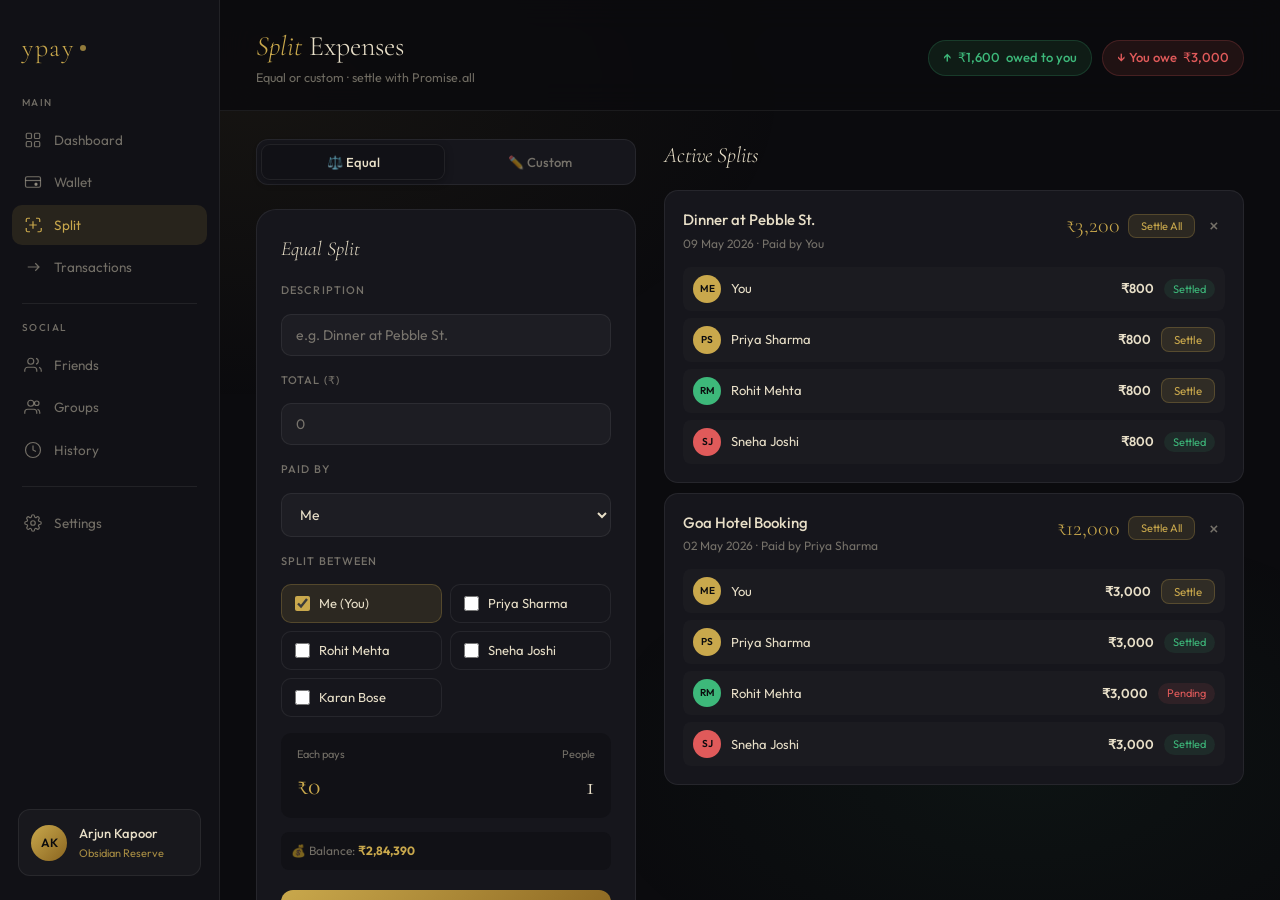
<file: split.html>
<!DOCTYPE html>
<html lang="en">
<head>
  <meta charset="UTF-8"/>
  <meta name="viewport" content="width=device-width, initial-scale=1.0"/>
  <title>ypay · Split</title>
  <link rel="stylesheet" href="style.css"/>
</head>
<body>
<div class="ambient"></div>
<div class="shell">
  <aside class="sidebar" id="sidebar" data-page="split"></aside>
  <main class="main">
    <header class="page-header">
      <div class="page-title-block">
        <div class="page-title"><em>Split</em> Expenses</div>
        <div class="page-subtitle">Equal or custom · settle with Promise.all</div>
      </div>
      <div class="header-tools">
        <div class="net-row" style="margin-bottom:0">
          <div class="net-pill net-owed" id="pillOwed" style="display:none">↑ <span id="owedAmt"></span> owed to you</div>
          <div class="net-pill net-owe"  id="pillOwe"  style="display:none">↓ You owe <span id="oweAmt"></span></div>
        </div>
      </div>
    </header>

    <div class="body" style="align-items:flex-start">
      <!-- Form col -->
      <div class="split-form-col">
        <div class="tabs">
          <button class="tab-btn active" data-tab="equal">⚖️ Equal</button>
          <button class="tab-btn" data-tab="custom">✏️ Custom</button>
        </div>

        <!-- Equal -->
        <div id="tabEqual" class="section-card">
          <div class="section-card-title">Equal Split</div>
          <div class="form-group"><label class="form-label">Description</label><input class="form-input" id="eq-desc" type="text" placeholder="e.g. Dinner at Pebble St."/></div>
          <div class="form-group"><label class="form-label">Total (₹)</label><input class="form-input" id="eq-total" type="number" min="1" placeholder="0" oninput="calcEqual()"/></div>
          <div class="form-group"><label class="form-label">Paid by</label><select class="form-select" id="eq-paidby" onchange="calcEqual()"><option value="me">Me</option></select></div>
          <div class="form-group"><label class="form-label">Split between</label><div class="check-grid" id="eq-people"></div></div>
          <div style="background:var(--surface);border-radius:10px;padding:13px 16px;margin-bottom:14px;display:flex;justify-content:space-between">
            <div><div style="font-size:11px;color:var(--text-dim);margin-bottom:3px">Each pays</div><div style="font-family:var(--fser);font-size:26px;color:var(--gold)" id="eq-per">₹0</div></div>
            <div style="text-align:right"><div style="font-size:11px;color:var(--text-dim);margin-bottom:3px">People</div><div style="font-family:var(--fser);font-size:26px" id="eq-count">0</div></div>
          </div>
          <div style="font-size:12px;color:var(--text-dim);background:var(--surface);border-radius:8px;padding:10px;margin-bottom:12px" id="eq-check"></div>
          <button class="send-btn" id="btnEqCreate" onclick="doEqualSplit()">Create Equal Split</button>
        </div>

        <!-- Custom -->
        <div id="tabCustom" class="section-card" style="display:none">
          <div class="section-card-title">Custom Split</div>
          <div class="form-group"><label class="form-label">Description</label><input class="form-input" id="cu-desc" type="text" placeholder="e.g. Hotel + meals"/></div>
          <div class="form-group"><label class="form-label">Paid by</label><select class="form-select" id="cu-paidby" onchange="calcCustom()"><option value="me">Me</option></select></div>
          <label class="form-label" style="margin-bottom:8px;display:block">Participants</label>
          <div id="cu-parts"></div>
          <button onclick="addPart()" style="width:100%;padding:9px;border-radius:10px;border:1.5px dashed rgba(255,255,255,0.12);background:none;color:var(--text-dim);font-size:13px;cursor:pointer;margin-bottom:12px" onmouseover="this.style.borderColor='var(--gold-glow)';this.style.color='var(--gold)'" onmouseout="this.style.borderColor='rgba(255,255,255,0.12)';this.style.color='var(--text-dim)'">+ Add person</button>
          <div class="custom-total-row"><span style="color:var(--text-dim)">Total</span><span class="custom-total-val" id="cu-total">₹0</span></div>
          <div style="font-size:12px;color:var(--text-dim);background:var(--surface);border-radius:8px;padding:10px;margin:10px 0" id="cu-check"></div>
          <button class="send-btn" id="btnCuCreate" onclick="doCustomSplit()">Create Custom Split</button>
        </div>
      </div>

      <!-- List col -->
      <div class="split-list-col">
        <div style="font-family:var(--fser);font-size:22px;font-style:italic;font-weight:300;margin-bottom:18px">Active Splits</div>
        <div id="splitList"></div>
      </div>
    </div>
  </main>
</div>
<script src="shared.js"></script>
<script>
  // Tabs
  document.querySelectorAll('[data-tab]').forEach(btn => {
    btn.addEventListener('click', () => {
      document.querySelectorAll('[data-tab]').forEach(b=>b.classList.remove('active')); btn.classList.add('active');
      document.getElementById('tabEqual').style.display  = btn.dataset.tab==='equal'?'':'none';
      document.getElementById('tabCustom').style.display = btn.dataset.tab==='custom'?'':'none';
    });
  });

  // Populate friend selects
  function populateSelect(id) {
    const sel=document.getElementById(id);
    Friends.getAll().forEach(f => {
      if (!Array.from(sel.options).find(o=>o.value===f.id)) {
        const o=document.createElement('option'); o.value=f.id; o.textContent=f.name; sel.appendChild(o);
      }
    });
  }

  // Equal split people checkboxes
  function buildEqPeople() {
    const all=[{id:'me',name:'Me (You)'},...Friends.getAll()];
    document.getElementById('eq-people').innerHTML = all.map(f=>`
      <div class="check-item ${f.id==='me'?'selected':''}" id="ci-${f.id}" onclick="toggleCheck('${f.id}')">
        <input type="checkbox" id="chk-${f.id}" ${f.id==='me'?'checked':''}/>
        <label for="chk-${f.id}">${f.name}</label>
      </div>`).join('');
    calcEqual();
  }

  function toggleCheck(id) {
    const chk=document.getElementById('chk-'+id), ci=document.getElementById('ci-'+id);
    chk.checked=!chk.checked; ci.classList.toggle('selected',chk.checked); calcEqual();
  }

  function calcEqual() {
    const total=parseFloat(document.getElementById('eq-total').value)||0;
    const count=Array.from(document.querySelectorAll('#eq-people input:checked')).length;
    document.getElementById('eq-per').textContent  = formatINR(count>0?Math.round(total/count):0);
    document.getElementById('eq-count').textContent= count;
    const paidBy=document.getElementById('eq-paidby').value;
    const chk=document.getElementById('eq-check');
    if(paidBy==='me'&&total>0) {
      const can=Wallet.canAfford(total);
      chk.innerHTML=can?`✅ Balance <strong style="color:var(--green)">${formatINR(Wallet.getBalance())}</strong> — sufficient`
                       :`❌ Balance <strong style="color:var(--red)">${formatINR(Wallet.getBalance())}</strong> — insufficient`;
    } else { chk.innerHTML=`💰 Balance: <strong style="color:var(--gold)">${formatINR(Wallet.getBalance())}</strong>`; }
  }

  // async equal split with setLoading + try/catch
  async function doEqualSplit() {
    const btn  = document.getElementById('btnEqCreate');
    const desc = document.getElementById('eq-desc').value.trim();
    const total= parseFloat(document.getElementById('eq-total').value);
    const paidBy=document.getElementById('eq-paidby').value;
    const ids  = Array.from(document.querySelectorAll('#eq-people input:checked')).map(c=>c.id.replace('chk-',''));
    setLoading(btn,true);
    try {
      const res = await Splits.createEqual(desc, total, ids, paidBy);  // await
      if(res.ok) {
        showToast(`Split created! ${formatINR(res.perPerson)} each`);
        document.getElementById('eq-desc').value=''; document.getElementById('eq-total').value='';
        refreshSplits(); refreshPills(); calcEqual();
      } else { showToast(res.error,'error'); }
    } catch(err) { showToast('Failed to create split','error'); console.error(err); }
    finally      { setLoading(btn,false); }
  }

  // Custom split
  let customParts=[];
  function buildParts() {
    const all=[{id:'me',name:'Me (You)',initials:'ME',color:'#c9a84c'},...Friends.getAll()];
    document.getElementById('cu-parts').innerHTML = customParts.map((p,i)=>{
      const f=all.find(x=>x.id===p.id)||{initials:'?',color:'#888',name:p.id};
      return `<div class="custom-part-row">${renderAvatar(f,30)}<span class="part-name">${f.name}</span>
        <input class="form-input part-input" type="number" min="0" placeholder="₹0" value="${p.amount||''}" oninput="customParts[${i}].amount=parseFloat(this.value)||0;calcCustom()"/>
        <button class="remove-part" onclick="customParts.splice(${i},1);buildParts()">×</button></div>`;
    }).join('');
    calcCustom();
  }

  function addPart() {
    const all=[{id:'me'},...Friends.getAll()];
    const used=customParts.map(p=>p.id);
    const next=all.find(p=>!used.includes(p.id));
    if(!next) { showToast('All people added'); return; }
    customParts.push({id:next.id,amount:0}); buildParts();
  }

  function calcCustom() {
    const total=customParts.reduce((s,p)=>s+p.amount,0); // HOF: reduce
    document.getElementById('cu-total').textContent=formatINR(total);
    const paidBy=document.getElementById('cu-paidby').value;
    const chk=document.getElementById('cu-check');
    if(paidBy==='me'&&total>0) {
      const can=Wallet.canAfford(total);
      chk.innerHTML=can?`✅ You have <strong style="color:var(--green)">${formatINR(Wallet.getBalance())}</strong>`
                       :`❌ You have <strong style="color:var(--red)">${formatINR(Wallet.getBalance())}</strong> — not enough`;
    } else { chk.innerHTML=`💰 Balance: <strong style="color:var(--gold)">${formatINR(Wallet.getBalance())}</strong>`; }
  }

  async function doCustomSplit() {
    const btn   =document.getElementById('btnCuCreate');
    const desc  =document.getElementById('cu-desc').value.trim();
    const paidBy=document.getElementById('cu-paidby').value;
    setLoading(btn,true);
    try {
      const res=await Splits.createCustom(desc, customParts, paidBy);
      if(res.ok) {
        showToast('Custom split created!');
        document.getElementById('cu-desc').value=''; customParts=[]; buildParts();
        refreshSplits(); refreshPills();
      } else { showToast(res.error,'error'); }
    } catch(err) { showToast('Failed','error'); console.error(err); }
    finally      { setLoading(btn,false); }
  }

  // Render split list
  function refreshSplits() {
    const splits=Splits.getAll();
    const el=document.getElementById('splitList');
    if(!splits.length) { el.innerHTML=`<div class="empty-state"><svg fill="none" stroke="currentColor" viewBox="0 0 24 24" stroke-width="1.2"><path d="M8 3H5a2 2 0 0 0-2 2v3m18 0V5a2 2 0 0 0-2-2h-3M3 16v3a2 2 0 0 0 2 2h3m10 0h3a2 2 0 0 0 2-2v-3"/><path d="M7 12h10M12 7v10"/></svg><p>No splits yet. Create one!</p></div>`; return; }
    el.innerHTML=splits.map(split=>{
      const allSettled=split.participants.every(p=>p.settled);
      const rows=split.participants.map(p=>{
        const canSettle=!p.settled&&((p.id==='me'&&split.paidBy!=='me')||(p.id!=='me'&&split.paidBy==='me'));
        return `<div class="split-part-row">${renderAvatar(p.id==='me'?{initials:'ME',color:'#c9a84c'}:Friends.getById(p.id),28)}
          <span class="split-part-name">${Friends.getName(p.id)}</span>
          <span class="split-part-amount">${formatINR(p.amount)}</span>
          ${p.settled?`<span class="badge-settled">Settled</span>`
            :canSettle?`<button class="settle-btn" id="sb-${split.id}-${p.id}" onclick="doSettle('${split.id}','${p.id}')">Settle</button>`
            :`<span class="badge-unsettled">Pending</span>`}
        </div>`;
      }).join('');
      const unsettledCount=split.participants.filter(p=>!p.settled).length; // HOF: filter
      return `<div class="split-item">
        <div class="split-head">
          <div><div class="split-desc">${split.description}</div>
            <div class="split-meta">${split.date} · Paid by ${Friends.getName(split.paidBy)}${allSettled?' · <span style="color:var(--green)">✓ All settled</span>':''}</div></div>
          <div style="display:flex;align-items:center;gap:8px">
            <div class="split-total">${formatINR(split.total)}</div>
            ${!allSettled&&unsettledCount>1?`<button id="sab-${split.id}" onclick="doSettleAll('${split.id}')" class="settle-btn" style="font-size:11px">Settle All</button>`:''}
            <button onclick="doDeleteSplit('${split.id}')" style="background:none;border:none;color:var(--text-dim);cursor:pointer;font-size:18px;padding:2px 6px">×</button>
          </div>
        </div>
        <div class="split-participants">${rows}</div>
      </div>`;
    }).join('');
  }

  function refreshPills() {
    const owed=Splits.getOwedToMe(), iOwe=Splits.getIOwed();
    const p1=document.getElementById('pillOwed'), p2=document.getElementById('pillOwe');
    owed>0?(p1.style.display='flex',document.getElementById('owedAmt').textContent=formatINR(owed)):p1.style.display='none';
    iOwe>0?(p2.style.display='flex',document.getElementById('oweAmt').textContent=formatINR(iOwe)):p2.style.display='none';
  }

  // async settle — single
  window.doSettle = async (splitId, partId) => {
    const btn=document.getElementById(`sb-${splitId}-${partId}`);
    if(btn){btn.disabled=true;btn.textContent='…';}
    try {
      const res=await Splits.settle(splitId, partId);
      if(res.ok){refreshSplits();refreshPills();showToast('Settled! 🎉');}
      else      {showToast(res.error,'error');if(btn){btn.disabled=false;btn.textContent='Settle';}}
    } catch(err){showToast('Failed','error');console.error(err);}
  };

  // async settle ALL — uses Promise.all internally
  window.doSettleAll = async splitId => {
    const btn=document.getElementById('sab-'+splitId);
    if(btn){btn.disabled=true;btn.textContent='…';}
    try {
      const res=await Splits.settleAll(splitId);   // Promise.all inside
      if(res.ok){refreshSplits();refreshPills();showToast(`${res.count} settlement${res.count!==1?'s':''} done! 🎉`);}
      else      {showToast(res.error,'error');}
    } catch(err){showToast('Failed','error');console.error(err);}
  };

  window.doDeleteSplit = id => {
    openModal('Delete Split?','<p style="color:var(--text-mid)">Wallet changes already made won\'t reverse.</p>',{
      confirmLabel:'Delete',danger:true,
      onConfirm:async()=>{ await Splits.delete(id); closeModal(); refreshSplits(); refreshPills(); showToast('Split deleted'); }
    });
  };

  // Init
  buildEqPeople(); populateSelect('eq-paidby'); populateSelect('cu-paidby');
  customParts=[{id:'me',amount:0}]; buildParts();
  refreshSplits(); refreshPills();
</script>
</body>
</html>
</file>
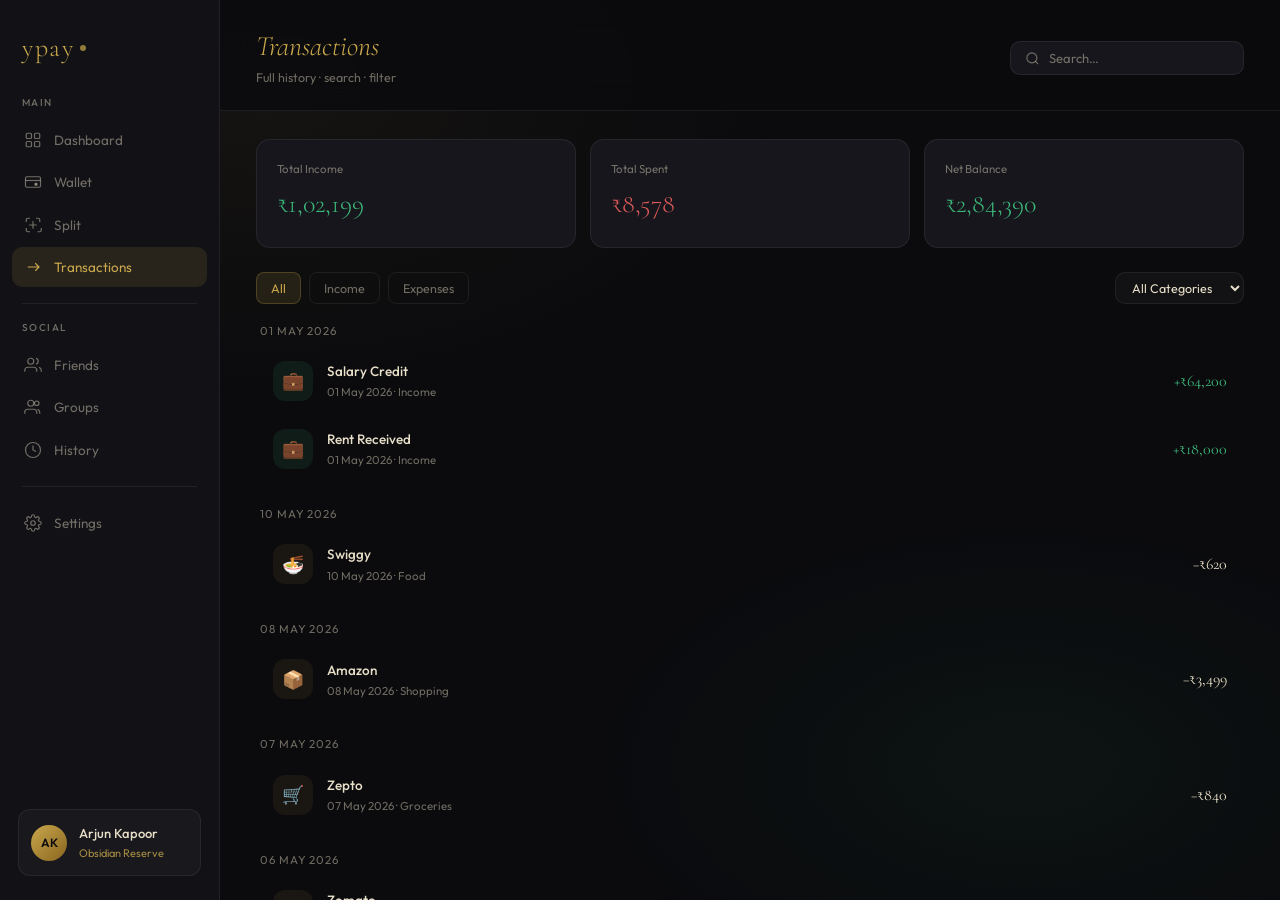
<file: transactions.html>
<!DOCTYPE html>
<html lang="en">
<head>
  <meta charset="UTF-8"/>
  <meta name="viewport" content="width=device-width, initial-scale=1.0"/>
  <title>ypay · Transactions</title>
  <link rel="stylesheet" href="style.css"/>
</head>
<body>
<div class="ambient"></div>
<div class="shell">
  <aside class="sidebar" id="sidebar" data-page="transactions"></aside>
  <main class="main">
    <header class="page-header">
      <div class="page-title-block">
        <div class="page-title"><em>Transactions</em></div>
        <div class="page-subtitle">Full history · search · filter</div>
      </div>
      <div class="header-tools">
        <div class="search-wrap">
          <svg fill="none" stroke="currentColor" viewBox="0 0 24 24" stroke-width="1.8"><circle cx="11" cy="11" r="8"/><path d="m21 21-4.35-4.35"/></svg>
          <input type="text" id="txSearch" placeholder="Search…"/>
        </div>
      </div>
    </header>
    <div style="padding:28px 36px;flex:1;overflow-y:auto">
      <div class="card-grid-3 animate" style="margin-bottom:24px">
        <div class="glass-card"><div class="stat-lbl">Total Income</div><div class="stat-val" id="sumIncome" style="color:var(--green);font-size:26px;margin-top:6px">—</div></div>
        <div class="glass-card"><div class="stat-lbl">Total Spent</div><div class="stat-val" id="sumExpense" style="color:var(--red);font-size:26px;margin-top:6px">—</div></div>
        <div class="glass-card"><div class="stat-lbl">Net Balance</div><div class="stat-val" id="sumBalance" style="font-size:26px;margin-top:6px">—</div></div>
      </div>
      <div style="display:flex;gap:8px;margin-bottom:18px;flex-wrap:wrap" class="animate delay-1">
        <button class="filter-btn active" data-tf="all">All</button>
        <button class="filter-btn" data-tf="credit">Income</button>
        <button class="filter-btn" data-tf="debit">Expenses</button>
        <div style="flex:1"></div>
        <select class="form-select" id="catFilter" style="width:auto;padding:6px 12px;font-size:12.5px">
          <option value="">All Categories</option>
        </select>
      </div>
      <div id="txFullList" class="animate delay-2" style="display:flex;flex-direction:column;gap:2px"></div>
      <div class="no-results" id="noResults"><svg fill="none" stroke="currentColor" viewBox="0 0 24 24" stroke-width="1.2"><circle cx="11" cy="11" r="8"/><path d="m21 21-4.35-4.35"/></svg><p>No transactions match</p></div>
    </div>
  </main>
</div>
<script src="shared.js"></script>
<script>
  let txFilter='all', catFilter='', searchQ='';

  function init() {
    // HOF: map to extract unique categories
    const cats=[...new Set(Wallet.getTransactions().map(t=>t.category))].sort();
    const sel=document.getElementById('catFilter');
    cats.forEach(c=>{ const o=document.createElement('option'); o.value=c; o.textContent=c; sel.appendChild(o); });

    const stats=Wallet.getStats();
    document.getElementById('sumIncome').textContent  = formatINR(stats.income);
    document.getElementById('sumExpense').textContent = formatINR(stats.expense);
    const nb=document.getElementById('sumBalance');
    nb.textContent=formatINR(stats.balance);
    nb.style.color=stats.balance>=0?'var(--green)':'var(--red)';
    render();
  }

  function render() {
    // HOF: chained filter calls + map for rendering
    const txs=Wallet.getTransactions()
      .filter(tx => txFilter==='all'||tx.type===txFilter)
      .filter(tx => !catFilter||tx.category===catFilter)
      .filter(tx => !searchQ||tx.description.toLowerCase().includes(searchQ)||tx.category.toLowerCase().includes(searchQ));

    const list=document.getElementById('txFullList');
    if(!txs.length){ list.innerHTML=''; document.getElementById('noResults').classList.add('visible'); return; }
    document.getElementById('noResults').classList.remove('visible');

    // Group by date using reduce (HOF)
    const byDate=txs.reduce((acc,tx)=>{ (acc[tx.date]=acc[tx.date]||[]).push(tx); return acc; },{});

    list.innerHTML=Object.entries(byDate).map(([date,items])=>`
      <div style="margin-bottom:20px">
        <div style="font-size:11.5px;color:var(--text-dim);letter-spacing:0.08em;text-transform:uppercase;margin-bottom:8px;padding-left:4px">${date}</div>
        ${items.map(renderTxItem).join('')}
      </div>`).join('');
  }

  // DOM events: click + input + change
  document.querySelectorAll('[data-tf]').forEach(btn=>{
    btn.addEventListener('click',()=>{
      document.querySelectorAll('[data-tf]').forEach(b=>b.classList.remove('active'));
      btn.classList.add('active'); txFilter=btn.dataset.tf; render();
    });
  });
  document.getElementById('catFilter').addEventListener('change',e=>{ catFilter=e.target.value; render(); });
  document.getElementById('txSearch').addEventListener('input',e=>{ searchQ=e.target.value.toLowerCase(); render(); });

  init();
</script>
</body>
</html>
</file>
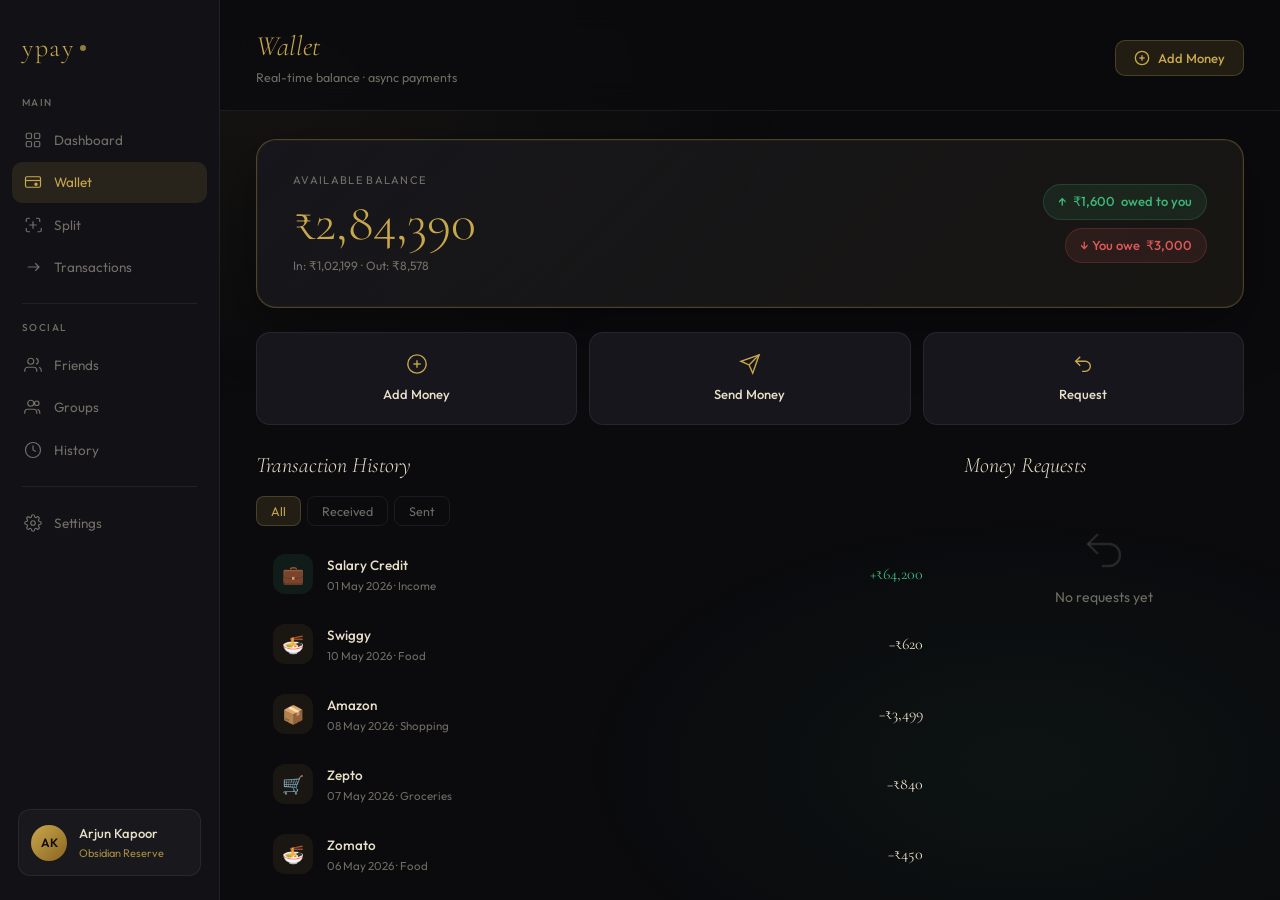
<file: wallet.html>
<!DOCTYPE html>
<html lang="en">
<head>
  <meta charset="UTF-8"/>
  <meta name="viewport" content="width=device-width, initial-scale=1.0"/>
  <title>ypay · Wallet</title>
  <link rel="stylesheet" href="style.css"/>
</head>
<body>
<div class="ambient"></div>
<div class="shell">
  <aside class="sidebar" id="sidebar" data-page="wallet"></aside>
  <main class="main">
    <header class="page-header">
      <div class="page-title-block">
        <div class="page-title"><em>Wallet</em></div>
        <div class="page-subtitle">Real-time balance · async payments</div>
      </div>
      <div class="header-tools">
        <button class="header-add-btn" id="btnAdd">
          <svg fill="none" stroke="currentColor" viewBox="0 0 24 24" stroke-width="2"><circle cx="12" cy="12" r="10"/><line x1="12" y1="8" x2="12" y2="16"/><line x1="8" y1="12" x2="16" y2="12"/></svg>Add Money
        </button>
      </div>
    </header>

    <div style="padding:28px 36px;flex:1;overflow-y:auto">
      <!-- Hero -->
      <div class="wallet-hero animate">
        <div class="wallet-hero-left">
          <div class="wallet-hero-label">Available Balance</div>
          <div class="wallet-hero-amount" id="heroBalance">—</div>
          <div class="wallet-hero-sub" id="heroSub">Loading…</div>
        </div>
        <div class="wallet-hero-right">
          <div class="net-pill net-owed" id="pillOwed" style="display:none">↑ <span id="owedAmt"></span> owed to you</div>
          <div class="net-pill net-owe"  id="pillOwe"  style="display:none">↓ You owe <span id="oweAmt"></span></div>
        </div>
      </div>

      <!-- Quick actions -->
      <div class="wallet-actions animate delay-1">
        <div class="wallet-action-card" id="qAdd">
          <svg fill="none" stroke="currentColor" viewBox="0 0 24 24"><circle cx="12" cy="12" r="10"/><line x1="12" y1="8" x2="12" y2="16"/><line x1="8" y1="12" x2="16" y2="12"/></svg><span>Add Money</span>
        </div>
        <div class="wallet-action-card" id="qSend">
          <svg fill="none" stroke="currentColor" viewBox="0 0 24 24"><line x1="22" y1="2" x2="11" y2="13"/><polygon points="22 2 15 22 11 13 2 9 22 2"/></svg><span>Send Money</span>
        </div>
        <div class="wallet-action-card" id="qReq">
          <svg fill="none" stroke="currentColor" viewBox="0 0 24 24"><path d="M9 14 4 9l5-5"/><path d="M4 9h10.5a5.5 5.5 0 0 1 0 11H11"/></svg><span>Request</span>
        </div>
      </div>

      <div style="display:flex;gap:24px">
        <!-- Transactions -->
        <div style="flex:1;min-width:0">
          <div style="font-family:var(--fser);font-size:22px;font-style:italic;font-weight:300;margin-bottom:14px">Transaction History</div>
          <div style="display:flex;gap:6px;margin-bottom:14px">
            <button class="filter-btn active" data-tf="all">All</button>
            <button class="filter-btn" data-tf="credit">Received</button>
            <button class="filter-btn" data-tf="debit">Sent</button>
          </div>
          <div id="walletTxList" style="display:flex;flex-direction:column;gap:2px"></div>
        </div>
        <!-- Requests -->
        <div style="width:280px;flex-shrink:0">
          <div style="font-family:var(--fser);font-size:22px;font-style:italic;font-weight:300;margin-bottom:14px">Money Requests</div>
          <div id="requestList"></div>
        </div>
      </div>
    </div>
  </main>
</div>
<script src="shared.js"></script>
<script>
  let txFilter='all';

  function refresh() {
    const stats    = Wallet.getStats();
    const owedToMe = Splits.getOwedToMe();
    const iOwe     = Splits.getIOwed();
    document.getElementById('heroBalance').textContent = formatINR(stats.balance);
    document.getElementById('heroSub').textContent     = `In: ${formatINR(stats.income)} · Out: ${formatINR(stats.expense)}`;
    const p1=document.getElementById('pillOwed'), p2=document.getElementById('pillOwe');
    owedToMe>0 ? (p1.style.display='flex', document.getElementById('owedAmt').textContent=formatINR(owedToMe)) : p1.style.display='none';
    iOwe>0     ? (p2.style.display='flex', document.getElementById('oweAmt').textContent=formatINR(iOwe))     : p2.style.display='none';
    renderTxs(); renderRequests();
  }

  // HOF: filter chain
  function renderTxs() {
    const txs = Wallet.getTransactions().filter(t => txFilter==='all'||t.type===txFilter);
    document.getElementById('walletTxList').innerHTML =
      txs.length ? txs.map(renderTxItem).join('') :
      `<div class="empty-state" style="padding:30px 10px"><svg fill="none" stroke="currentColor" viewBox="0 0 24 24" stroke-width="1.2"><circle cx="11" cy="11" r="8"/><path d="m21 21-4.35-4.35"/></svg><p>No transactions here</p></div>`;
  }

  function renderRequests() {
    const reqs=Payments.getAllRequests();
    if (!reqs.length) { document.getElementById('requestList').innerHTML=`<div class="empty-state" style="padding:30px 10px"><svg fill="none" stroke="currentColor" viewBox="0 0 24 24" stroke-width="1.2"><path d="M9 14 4 9l5-5"/><path d="M4 9h10.5a5.5 5.5 0 0 1 0 11H11"/></svg><p>No requests yet</p></div>`; return; }
    document.getElementById('requestList').innerHTML = reqs.map(req => {
      const f=Friends.getById(req.fromId);
      const pending=req.status==='pending';
      return `<div class="request-item">${renderAvatar(f,38)}
        <div class="request-info"><div class="request-name">${f?.name??'Unknown'}</div><div class="request-note">${req.note||'No note'} · ${req.date}</div></div>
        <div class="request-amount">${formatINR(req.amount)}</div>
        ${pending?`<button class="request-accept-btn" id="acc-${req.id}" onclick="acceptReq('${req.id}')">Accept</button><button class="request-decline-btn" onclick="declineReq('${req.id}')">✕</button>`
                 :`<span style="font-size:11px;color:var(--text-dim);padding:4px 8px;background:var(--surface2);border-radius:6px">${req.status}</span>`}
      </div>`;
    }).join('');
  }

  // async event handlers with try/catch
  window.acceptReq = async id => {
    const btn=document.getElementById('acc-'+id);
    if(btn) { btn.disabled=true; btn.textContent='…'; }
    try {
      const res=await Payments.acceptRequest(id);
      if(res.ok) { refresh(); showToast('Payment received! 💸'); }
      else       { showToast(res.error,'error'); }
    } catch(err) { showToast('Failed','error'); console.error(err); }
  };

  window.declineReq = async id => {
    try {
      await Payments.declineRequest(id); refresh(); showToast('Request declined');
    } catch(err) { showToast('Failed','error'); }
  };

  // DOM event: filter tabs
  document.querySelectorAll('[data-tf]').forEach(btn => {
    btn.addEventListener('click', () => {
      document.querySelectorAll('[data-tf]').forEach(b=>b.classList.remove('active'));
      btn.classList.add('active'); txFilter=btn.dataset.tf; renderTxs();
    });
  });

  // Shared modal builder (async confirm handlers)
  function doAddModal() {
    openModal('Add Money', `
      <div class="form-row">
        <div class="form-group"><label class="form-label">Amount (₹)</label><input class="form-input" id="m-amt" type="number" min="1" placeholder="0" autofocus/></div>
        <div class="form-group"><label class="form-label">Via</label><select class="form-select" id="m-src"><option>UPI</option><option>Bank Transfer</option><option>Card</option><option>Cash</option></select></div>
      </div>
      <div style="display:flex;gap:8px;flex-wrap:wrap">
        ${[500,1000,2000,5000,10000].map(v=>`<button onclick="document.getElementById('m-amt').value=${v}" style="padding:5px 12px;border-radius:8px;background:var(--surface2);border:1px solid var(--border);color:var(--text-dim);font-size:12px;cursor:pointer">+₹${v.toLocaleString('en-IN')}</button>`).join('')}
      </div>`, {
      confirmLabel:'Add to Wallet',
      onConfirm: async () => {
        const btn=document.getElementById('_modal-confirm');
        const amt=parseFloat(document.getElementById('m-amt').value);
        const src=document.getElementById('m-src').value;
        if(!amt||amt<=0) { showToast('Enter a valid amount','error'); return; }
        setLoading(btn,true);
        try {
          const res=await Wallet.addMoney(amt);
          if(res.ok) { closeModal(); refresh(); showToast(`${formatINR(amt)} added via ${src}!`); }
          else       { showToast(res.error,'error'); }
        } catch(err) { showToast('Failed','error'); }
        finally      { setLoading(btn,false); }
      }
    });
    setTimeout(()=>document.getElementById('m-amt')?.focus(),50);
  }

  function doSendModal() {
    const friends=Friends.getAll();
    if(!friends.length) { showToast('Add a friend first!','error'); return; }
    openModal('Send Money', `
      <div class="form-group"><label class="form-label">To</label><select class="form-select" id="m-to">${friends.map(f=>`<option value="${f.id}">${f.name}</option>`).join('')}</select></div>
      <div class="form-group"><label class="form-label">Amount (₹)</label><input class="form-input" id="m-amt" type="number" min="1" placeholder="0" autofocus/></div>
      <div class="form-group"><label class="form-label">Note</label><input class="form-input" id="m-note" type="text" placeholder="optional"/></div>
      <div style="font-size:12px;color:var(--text-dim)">Balance: <strong style="color:var(--gold)">${formatINR(Wallet.getBalance())}</strong></div>`, {
      confirmLabel:'Send',
      onConfirm: async () => {
        const btn=document.getElementById('_modal-confirm');
        const toId=document.getElementById('m-to').value;
        const amt=parseFloat(document.getElementById('m-amt').value);
        const note=document.getElementById('m-note').value;
        setLoading(btn,true);
        try {
          const res=await Payments.send(toId,amt,note);
          if(res.ok) { closeModal(); refresh(); showToast(`Sent ${formatINR(amt)} to ${Friends.getName(toId)}`); }
          else       { showToast(res.error,'error'); }
        } catch(err) { showToast('Transfer failed','error'); }
        finally      { setLoading(btn,false); }
      }
    });
  }

  function doReqModal() {
    const friends=Friends.getAll();
    if(!friends.length) { showToast('Add a friend first!','error'); return; }
    openModal('Request Money', `
      <div class="form-group"><label class="form-label">From</label><select class="form-select" id="m-from">${friends.map(f=>`<option value="${f.id}">${f.name}</option>`).join('')}</select></div>
      <div class="form-group"><label class="form-label">Amount (₹)</label><input class="form-input" id="m-amt" type="number" min="1" placeholder="0" autofocus/></div>
      <div class="form-group"><label class="form-label">Reason</label><input class="form-input" id="m-note" type="text" placeholder="e.g. cab fare"/></div>
      <div style="font-size:12px;color:var(--text-dim);background:var(--surface);border-radius:8px;padding:10px">💡 Simulate acceptance on this page after sending.</div>`, {
      confirmLabel:'Send Request',
      onConfirm: async () => {
        const btn=document.getElementById('_modal-confirm');
        const fromId=document.getElementById('m-from').value;
        const amt=parseFloat(document.getElementById('m-amt').value);
        const note=document.getElementById('m-note').value;
        setLoading(btn,true);
        try {
          const res=await Payments.createRequest(fromId,amt,note);
          if(res.ok) { closeModal(); refresh(); showToast(`Request sent to ${Friends.getName(fromId)}`); }
          else       { showToast(res.error,'error'); }
        } catch(err) { showToast('Failed','error'); }
        finally      { setLoading(btn,false); }
      }
    });
  }

  document.getElementById('btnAdd').onclick = doAddModal;
  document.getElementById('qAdd').onclick   = doAddModal;
  document.getElementById('qSend').onclick  = doSendModal;
  document.getElementById('qReq').onclick   = doReqModal;

  refresh();
</script>
</body>
</html>
</file>
<file: style.css>
/* ═══════════════════════════════════════════
   YPAY — Global Styles
   ═══════════════════════════════════════════ */

@import url('https://fonts.googleapis.com/css2?family=Cormorant+Garamond:ital,wght@0,300;0,400;0,600;1,300;1,400;1,600&family=Outfit:wght@300;400;500;600&display=swap');

/* ── Variables ─────────────────────────────── */
:root {
  --bg:        #0b0b0e;
  --surface:   #111116;
  --surface2:  #16161c;
  --border:    rgba(255,255,255,0.07);
  --border2:   rgba(255,255,255,0.12);

  --gold:      #c9a84c;
  --gold-dim:  rgba(201,168,76,0.12);
  --gold-glow: rgba(201,168,76,0.25);

  --green:     #3db87a;
  --green-bg:  rgba(61,184,122,0.1);

  --red:       #e05a5a;
  --red-bg:    rgba(224,90,90,0.1);

  --text:      #e8dfc8;
  --text-dim:  rgba(232,223,200,0.45);
  --text-mid:  rgba(232,223,200,0.7);

  --fser: 'Cormorant Garamond', Georgia, serif;
  --fsan: 'Outfit', sans-serif;

  --sidebar-w: 220px;
  --radius:    14px;
  --radius-lg: 20px;
}

/* ── Reset ─────────────────────────────────── */
*, *::before, *::after { box-sizing: border-box; margin: 0; padding: 0; }

html, body {
  height: 100%;
  background: var(--bg);
  color: var(--text);
  font-family: var(--fsan);
  font-size: 14px;
  line-height: 1.5;
  -webkit-font-smoothing: antialiased;
}

a { text-decoration: none; color: inherit; }
button { cursor: pointer; border: none; background: none; font-family: var(--fsan); }
input { font-family: var(--fsan); }

/* ── Ambient glow ──────────────────────────── */
.ambient {
  position: fixed;
  inset: 0;
  z-index: 0;
  pointer-events: none;
  background:
    radial-gradient(ellipse 60% 50% at 20% 10%, rgba(201,168,76,0.06) 0%, transparent 70%),
    radial-gradient(ellipse 50% 40% at 80% 85%, rgba(61,184,122,0.05) 0%, transparent 70%);
}

/* ── Shell ─────────────────────────────────── */
.shell {
  position: relative;
  z-index: 1;
  display: flex;
  height: 100vh;
  overflow: hidden;
}

/* ══════════════════════════════════════════════
   SIDEBAR
══════════════════════════════════════════════ */
.sidebar {
  width: var(--sidebar-w);
  flex-shrink: 0;
  display: flex;
  flex-direction: column;
  padding: 28px 0 24px;
  background: var(--surface);
  border-right: 1px solid var(--border);
  overflow-y: auto;
}

.sidebar-logo {
  padding: 0 22px 28px;
  font-family: var(--fser);
  font-size: 26px;
  font-weight: 300;
  letter-spacing: 0.06em;
  color: var(--gold);
  display: flex;
  align-items: center;
  gap: 6px;
}
.sidebar-logo-dot {
  width: 6px; height: 6px;
  border-radius: 50%;
  background: var(--gold);
  opacity: 0.7;
}

.sidebar-section-label {
  padding: 0 22px 10px;
  font-size: 10px;
  letter-spacing: 0.14em;
  text-transform: uppercase;
  color: var(--text-dim);
  font-weight: 500;
}

.sidebar-divider {
  margin: 16px 22px;
  border-top: 1px solid var(--border);
}

/* Nav items */
.nav { display: flex; flex-direction: column; gap: 2px; padding: 0 12px; }

.nav-item {
  display: flex;
  align-items: center;
  gap: 12px;
  padding: 10px 12px;
  border-radius: 10px;
  color: var(--text-dim);
  font-size: 13.5px;
  font-weight: 400;
  transition: background 0.2s, color 0.2s;
  position: relative;
}
.nav-item svg {
  width: 18px; height: 18px;
  stroke-width: 1.6;
  flex-shrink: 0;
  transition: stroke 0.2s;
}
.nav-item:hover {
  background: rgba(255,255,255,0.04);
  color: var(--text);
}
.nav-item.active {
  background: var(--gold-dim);
  color: var(--gold);
}
.nav-item.active svg { stroke: var(--gold); }

.nav-badge {
  margin-left: auto;
  background: var(--gold-dim);
  color: var(--gold);
  font-size: 10px;
  font-weight: 600;
  padding: 2px 7px;
  border-radius: 20px;
  border: 1px solid var(--gold-glow);
}

/* Sidebar bottom user row */
.sidebar-bottom {
  margin-top: auto;
  padding: 18px 18px 0;
}
.user-row {
  display: flex;
  align-items: center;
  gap: 12px;
  padding: 14px 12px;
  border-radius: 12px;
  background: rgba(255,255,255,0.03);
  border: 1px solid var(--border);
}
.user-avatar {
  width: 36px; height: 36px;
  border-radius: 50%;
  background: linear-gradient(135deg, var(--gold), #8a6520);
  display: flex; align-items: center; justify-content: center;
  font-size: 12px;
  font-weight: 600;
  color: var(--bg);
  flex-shrink: 0;
}
.user-name {
  font-size: 13px;
  font-weight: 500;
  color: var(--text);
}
.user-role {
  font-size: 11px;
  color: var(--gold);
  opacity: 0.8;
  margin-top: 1px;
}

/* ══════════════════════════════════════════════
   MAIN CONTENT
══════════════════════════════════════════════ */
.main {
  flex: 1;
  overflow-y: auto;
  display: flex;
  flex-direction: column;
}

/* Page header */
.page-header {
  display: flex;
  align-items: center;
  justify-content: space-between;
  padding: 30px 36px 24px;
  border-bottom: 1px solid var(--border);
  position: sticky;
  top: 0;
  background: rgba(11,11,14,0.85);
  backdrop-filter: blur(16px);
  z-index: 10;
}
.page-title {
  font-family: var(--fser);
  font-size: 28px;
  font-weight: 300;
  color: var(--text);
  line-height: 1.2;
}
.page-title em { font-style: italic; color: var(--gold); }
.page-subtitle {
  font-size: 12.5px;
  color: var(--text-dim);
  margin-top: 4px;
}

.header-tools {
  display: flex;
  align-items: center;
  gap: 12px;
}

/* Search */
.search-wrap {
  display: flex;
  align-items: center;
  gap: 9px;
  background: var(--surface2);
  border: 1px solid var(--border);
  border-radius: 10px;
  padding: 8px 14px;
  transition: border-color 0.2s;
}
.search-wrap:focus-within { border-color: var(--gold-glow); }
.search-wrap svg { width: 15px; height: 15px; color: var(--text-dim); flex-shrink: 0; }
.search-wrap input {
  background: none;
  border: none;
  outline: none;
  color: var(--text);
  font-size: 13px;
  width: 180px;
}
.search-wrap input::placeholder { color: var(--text-dim); }

/* Icon button */
.icon-btn {
  width: 38px; height: 38px;
  border-radius: 10px;
  background: var(--surface2);
  border: 1px solid var(--border);
  display: flex; align-items: center; justify-content: center;
  color: var(--text-dim);
  transition: all 0.2s;
  position: relative;
}
.icon-btn svg { width: 18px; height: 18px; }
.icon-btn:hover { border-color: var(--border2); color: var(--text); }
.icon-btn .dot {
  position: absolute;
  top: 8px; right: 8px;
  width: 6px; height: 6px;
  border-radius: 50%;
  background: var(--gold);
  border: 1px solid var(--bg);
}

/* ══════════════════════════════════════════════
   LAYOUT HELPERS
══════════════════════════════════════════════ */
.body {
  flex: 1;
  display: flex;
  gap: 28px;
  padding: 28px 36px;
  min-height: 0;
}

.col-l {
  width: 340px;
  flex-shrink: 0;
  display: flex;
  flex-direction: column;
  gap: 22px;
}

.col-r {
  flex: 1;
  display: flex;
  flex-direction: column;
  gap: 22px;
  min-width: 0;
}

.section-label {
  font-size: 10.5px;
  letter-spacing: 0.13em;
  text-transform: uppercase;
  color: var(--text-dim);
  font-weight: 500;
  margin-bottom: 14px;
}

/* ══════════════════════════════════════════════
   CARD 3D
══════════════════════════════════════════════ */
.card-3d {
  perspective: 900px;
}
.pay-card {
  position: relative;
  min-height: 195px;
  border-radius: 20px;
  background: linear-gradient(135deg, #1a1710 0%, #0f0e0c 60%, #1c1a12 100%);
  border: 1px solid rgba(201,168,76,0.22);
  padding: 24px 26px 20px;
  overflow: hidden;
  box-shadow: 0 24px 60px rgba(0,0,0,0.55), 0 0 0 1px rgba(201,168,76,0.08) inset;
  transform-style: preserve-3d;
  transition: transform 0.4s ease;
  display: flex;
  flex-direction: column;
  justify-content: space-between;
  cursor: default;
}
.pay-card:hover { transform: rotateX(3deg) rotateY(-3deg) scale(1.01); }

.card-shimmer {
  position: absolute;
  inset: 0;
  background: linear-gradient(105deg, transparent 30%, rgba(201,168,76,0.06) 50%, transparent 70%);
  pointer-events: none;
}
.card-rings {
  position: absolute;
  right: -30px; bottom: -30px;
  width: 180px; height: 180px;
  border-radius: 50%;
  border: 1px solid rgba(201,168,76,0.07);
  box-shadow: 0 0 0 30px rgba(201,168,76,0.03), 0 0 0 60px rgba(201,168,76,0.015);
  pointer-events: none;
}

.card-top { display: flex; align-items: flex-start; justify-content: space-between; }
.card-logo-text { font-family: var(--fser); font-size: 20px; font-weight: 300; letter-spacing: 0.08em; color: var(--gold); }
.card-tier { font-size: 10px; letter-spacing: 0.12em; text-transform: uppercase; color: rgba(201,168,76,0.55); margin-top: 3px; }
.chip { width: 40px; height: 30px; }
.card-mid { margin: 12px 0 8px; }
.card-number { font-family: var(--fser); font-size: 18px; letter-spacing: 0.18em; color: rgba(232,223,200,0.85); }
.card-bot { display: flex; align-items: flex-end; justify-content: space-between; }
.card-fl { font-size: 9px; letter-spacing: 0.1em; text-transform: uppercase; color: rgba(201,168,76,0.45); margin-bottom: 3px; }
.card-fv { font-size: 12px; letter-spacing: 0.08em; color: var(--text-mid); }
.card-fvr { font-size: 12px; letter-spacing: 0.08em; color: var(--text-mid); text-align: right; }
.card-net { display: flex; gap: -8px; }
.card-net span {
  width: 26px; height: 26px;
  border-radius: 50%;
  background: var(--gold);
  opacity: 0.7;
}
.card-net span:last-child { margin-left: -10px; opacity: 0.5; }

/* ══════════════════════════════════════════════
   BALANCE ROW
══════════════════════════════════════════════ */
.balance-row {
  display: grid;
  grid-template-columns: 1fr 1fr;
  gap: 14px;
}
.balance-block {
  background: var(--surface2);
  border: 1px solid var(--border);
  border-radius: var(--radius);
  padding: 16px 18px;
}
.balance-label { font-size: 11px; color: var(--text-dim); margin-bottom: 6px; letter-spacing: 0.04em; }
.balance-value { font-family: var(--fser); font-size: 22px; font-weight: 300; color: var(--text); }
.balance-sub { font-size: 11px; color: var(--text-dim); margin: 4px 0 10px; }

/* Progress bars */
.prog-track {
  height: 3px;
  background: rgba(255,255,255,0.06);
  border-radius: 2px;
  overflow: hidden;
}
.prog-fill {
  height: 100%;
  background: linear-gradient(90deg, var(--gold), rgba(201,168,76,0.5));
  border-radius: 2px;
  transition: width 1s ease;
}
.prog-fill.g { background: linear-gradient(90deg, var(--green), rgba(61,184,122,0.5)); }

/* ══════════════════════════════════════════════
   ACTION BUTTONS
══════════════════════════════════════════════ */
.actions-row {
  display: grid;
  grid-template-columns: repeat(3, 1fr);
  gap: 10px;
}
.action-btn {
  background: var(--surface2);
  border: 1px solid var(--border);
  border-radius: 12px;
  padding: 13px 10px;
  color: var(--text-dim);
  font-size: 12px;
  font-weight: 400;
  display: flex;
  flex-direction: column;
  align-items: center;
  gap: 8px;
  transition: all 0.2s;
}
.action-btn svg { width: 20px; height: 20px; stroke-width: 1.5; }
.action-btn:hover {
  background: var(--gold-dim);
  border-color: var(--gold-glow);
  color: var(--gold);
}

/* ══════════════════════════════════════════════
   SPEND BARS
══════════════════════════════════════════════ */
.spend-bars { display: flex; flex-direction: column; gap: 12px; }
.spend-row { display: flex; align-items: center; gap: 12px; }
.spend-name { font-size: 12.5px; color: var(--text-dim); width: 60px; flex-shrink: 0; }
.spend-track {
  flex: 1;
  height: 5px;
  background: rgba(255,255,255,0.05);
  border-radius: 3px;
  overflow: hidden;
}
.spend-fill {
  height: 100%;
  background: linear-gradient(90deg, var(--gold), rgba(201,168,76,0.6));
  border-radius: 3px;
  transition: width 1.2s ease;
}
.spend-fill.g { background: linear-gradient(90deg, var(--green), rgba(61,184,122,0.6)); }
.spend-amount { font-size: 12.5px; color: var(--text-mid); width: 60px; text-align: right; }

/* ══════════════════════════════════════════════
   GLASS CARDS / STAT CARDS
══════════════════════════════════════════════ */
.glass-card {
  background: var(--surface2);
  border: 1px solid var(--border);
  border-radius: var(--radius);
  padding: 20px;
  transition: border-color 0.2s, transform 0.2s;
}
.glass-card:hover { border-color: var(--border2); transform: translateY(-1px); }

.card-grid-3 {
  display: grid;
  grid-template-columns: repeat(3, 1fr);
  gap: 14px;
}

.stat-icon-row { display: flex; align-items: center; justify-content: space-between; margin-bottom: 14px; }
.stat-icon {
  width: 36px; height: 36px;
  border-radius: 10px;
  display: flex; align-items: center; justify-content: center;
}
.stat-icon svg { width: 18px; height: 18px; stroke-width: 1.8; }
.stat-badge {
  font-size: 11px;
  font-weight: 500;
  padding: 2px 8px;
  border-radius: 20px;
}
.badge-up { background: var(--green-bg); color: var(--green); }
.badge-dn { background: var(--red-bg); color: var(--red); }
.stat-val { font-family: var(--fser); font-size: 22px; font-weight: 300; margin-bottom: 4px; }
.stat-lbl { font-size: 11.5px; color: var(--text-dim); }

/* ══════════════════════════════════════════════
   TRANSACTIONS
══════════════════════════════════════════════ */
.tx-item {
  display: flex;
  align-items: center;
  gap: 14px;
  padding: 13px 16px;
  border-radius: 12px;
  border: 1px solid transparent;
  transition: background 0.15s, border-color 0.15s;
  cursor: pointer;
}
.tx-item:hover {
  background: rgba(255,255,255,0.025);
  border-color: var(--border);
}

.tx-icon {
  width: 40px; height: 40px;
  border-radius: 12px;
  display: flex; align-items: center; justify-content: center;
  font-size: 18px;
  flex-shrink: 0;
}

.tx-info { flex: 1; min-width: 0; }
.tx-name { font-size: 13.5px; font-weight: 500; color: var(--text); white-space: nowrap; overflow: hidden; text-overflow: ellipsis; }
.tx-date { font-size: 11.5px; color: var(--text-dim); margin-top: 2px; }

.tx-amount-col { text-align: right; }
.tx-amount { font-family: var(--fser); font-size: 16px; font-weight: 400; }
.tx-amount.credit { color: var(--green); }
.tx-amount.debit { color: var(--text); }
.tx-cat { font-size: 11px; color: var(--text-dim); margin-top: 2px; }

/* Filter row */
.filter-row { display: flex; gap: 6px; }
.filter-btn {
  padding: 6px 14px;
  border-radius: 8px;
  font-size: 12.5px;
  background: transparent;
  border: 1px solid var(--border);
  color: var(--text-dim);
  transition: all 0.2s;
}
.filter-btn.active {
  background: var(--gold-dim);
  border-color: var(--gold-glow);
  color: var(--gold);
}
.filter-btn:hover:not(.active) {
  background: rgba(255,255,255,0.04);
  color: var(--text);
}

/* No results */
.no-results {
  display: none;
  flex-direction: column;
  align-items: center;
  justify-content: center;
  gap: 12px;
  padding: 40px;
  color: var(--text-dim);
  text-align: center;
}
.no-results svg { width: 40px; height: 40px; opacity: 0.4; }
.no-results.visible { display: flex; }

/* ══════════════════════════════════════════════
   CARDS PAGE
══════════════════════════════════════════════ */
.cards-layout {
  display: flex;
  gap: 32px;
  width: 100%;
  flex-wrap: wrap;
}
.card-stack {
  display: flex;
  flex-direction: column;
  gap: 16px;
  width: 300px;
  flex-shrink: 0;
}

.card-mini {
  position: relative;
  border-radius: 18px;
  background: linear-gradient(135deg, #1a1710, #0f0e0c);
  border: 1px solid rgba(201,168,76,0.2);
  padding: 22px 24px 18px;
  overflow: hidden;
  box-shadow: 0 12px 40px rgba(0,0,0,0.4);
  display: flex;
  flex-direction: column;
  gap: 12px;
  transition: transform 0.25s, box-shadow 0.25s;
}
.card-mini:hover { transform: translateY(-3px); box-shadow: 0 20px 50px rgba(0,0,0,0.5); }
.card-mini.card-2 {
  background: linear-gradient(135deg, #0d1812, #0a110d);
  border-color: rgba(61,184,122,0.2);
}

.card-mini-shimmer {
  position: absolute;
  inset: 0;
  background: linear-gradient(120deg, transparent 25%, rgba(255,255,255,0.03) 50%, transparent 75%);
  pointer-events: none;
}
.card-mini-top { display: flex; align-items: flex-start; justify-content: space-between; }
.card-mini-logo { font-family: var(--fser); font-size: 17px; font-weight: 300; letter-spacing: 0.08em; color: var(--gold); }
.card-mini-num { font-family: var(--fser); font-size: 15px; letter-spacing: 0.14em; color: rgba(232,223,200,0.75); }
.card-mini-bot { display: flex; justify-content: space-between; align-items: flex-end; }
.card-mini-holder { font-size: 11.5px; letter-spacing: 0.06em; color: var(--text-mid); }
.card-mini-exp { font-size: 11.5px; letter-spacing: 0.06em; color: var(--text-mid); text-align: right; }

.add-card-btn {
  display: flex;
  align-items: center;
  justify-content: center;
  gap: 10px;
  padding: 16px;
  border-radius: 14px;
  border: 1px dashed rgba(255,255,255,0.12);
  color: var(--text-dim);
  font-size: 13px;
  cursor: pointer;
  transition: all 0.2s;
}
.add-card-btn svg { width: 18px; height: 18px; }
.add-card-btn:hover { border-color: var(--gold-glow); color: var(--gold); background: var(--gold-dim); }

.card-details-panel { flex: 1; min-width: 280px; display: flex; flex-direction: column; gap: 14px; }

.card-limits-grid {
  display: grid;
  grid-template-columns: repeat(2, 1fr);
  gap: 14px;
  margin-bottom: 8px;
}
.limit-card { }
.limit-label { font-size: 11px; color: var(--text-dim); margin-bottom: 6px; letter-spacing: 0.04em; }
.limit-value { font-family: var(--fser); font-size: 20px; font-weight: 300; margin-bottom: 4px; }
.limit-sub { font-size: 11px; color: var(--text-dim); margin-bottom: 10px; }

/* Card Controls */
.card-controls { display: flex; flex-direction: column; gap: 2px; }
.control-row {
  display: flex;
  align-items: center;
  justify-content: space-between;
  padding: 14px 18px;
  border-radius: 12px;
  background: var(--surface2);
  border: 1px solid var(--border);
  margin-bottom: 8px;
}
.control-left {
  display: flex;
  align-items: center;
  gap: 14px;
}
.control-left svg { width: 18px; height: 18px; color: var(--text-dim); stroke-width: 1.5; flex-shrink: 0; }
.control-title { font-size: 13px; color: var(--text); font-weight: 500; }
.control-sub { font-size: 11.5px; color: var(--text-dim); margin-top: 2px; }

/* Toggle */
.toggle {
  width: 44px; height: 24px;
  border-radius: 12px;
  position: relative;
  transition: background 0.25s;
  flex-shrink: 0;
}
.toggle::after {
  content: '';
  position: absolute;
  top: 3px; left: 3px;
  width: 18px; height: 18px;
  border-radius: 50%;
  background: #fff;
  transition: transform 0.25s;
}
.toggle.on { background: var(--green); }
.toggle.off { background: rgba(255,255,255,0.12); }
.toggle.on::after { transform: translateX(20px); }

/* ══════════════════════════════════════════════
   HISTORY PAGE
══════════════════════════════════════════════ */
.history-body { padding: 28px 36px; flex: 1; overflow-y: auto; }

.month-group { margin-bottom: 32px; }
.month-label {
  font-family: var(--fser);
  font-size: 20px;
  font-style: italic;
  font-weight: 300;
  color: var(--text-mid);
  margin-bottom: 14px;
  padding-bottom: 10px;
  border-bottom: 1px solid var(--border);
}

/* ══════════════════════════════════════════════
   RECIPIENTS PAGE
══════════════════════════════════════════════ */
.recipients-body { padding: 28px 36px; flex: 1; overflow-y: auto; display: flex; flex-direction: column; gap: 28px; }

.recipients-grid {
  display: grid;
  grid-template-columns: repeat(auto-fill, minmax(170px, 1fr));
  gap: 14px;
}
.recipient-card {
  background: var(--surface2);
  border: 1px solid var(--border);
  border-radius: var(--radius);
  padding: 20px 18px;
  text-align: center;
  transition: all 0.2s;
  cursor: pointer;
}
.recipient-card:hover {
  border-color: var(--gold-glow);
  background: var(--gold-dim);
  transform: translateY(-2px);
}
.recipient-avatar {
  width: 52px; height: 52px;
  border-radius: 50%;
  display: flex; align-items: center; justify-content: center;
  font-size: 18px;
  font-weight: 600;
  margin: 0 auto 12px;
  color: var(--bg);
}
.recipient-name { font-size: 13.5px; font-weight: 500; margin-bottom: 3px; }
.recipient-handle { font-size: 11.5px; color: var(--text-dim); }
.recipient-last { font-size: 11px; color: var(--text-dim); margin-top: 6px; }

.send-form {
  background: var(--surface2);
  border: 1px solid var(--border);
  border-radius: var(--radius-lg);
  padding: 24px;
  max-width: 520px;
}
.send-form-title {
  font-family: var(--fser);
  font-size: 20px;
  font-style: italic;
  font-weight: 300;
  margin-bottom: 20px;
}
.form-group { margin-bottom: 16px; }
.form-label { font-size: 11px; letter-spacing: 0.1em; text-transform: uppercase; color: var(--text-dim); margin-bottom: 8px; display: block; }
.form-input {
  width: 100%;
  background: rgba(255,255,255,0.03);
  border: 1px solid var(--border);
  border-radius: 10px;
  padding: 11px 14px;
  color: var(--text);
  font-size: 14px;
  outline: none;
  transition: border-color 0.2s;
}
.form-input:focus { border-color: var(--gold-glow); }
.form-input::placeholder { color: var(--text-dim); }

.send-btn {
  width: 100%;
  padding: 13px;
  border-radius: 12px;
  background: linear-gradient(135deg, var(--gold), #8a6520);
  color: var(--bg);
  font-size: 14px;
  font-weight: 600;
  letter-spacing: 0.04em;
  transition: opacity 0.2s, transform 0.2s;
  margin-top: 8px;
}
.send-btn:hover { opacity: 0.9; transform: translateY(-1px); }

/* ══════════════════════════════════════════════
   SETTINGS PAGE
══════════════════════════════════════════════ */
.settings-body {
  padding: 28px 36px;
  flex: 1;
  overflow-y: auto;
  display: grid;
  grid-template-columns: repeat(auto-fill, minmax(340px, 1fr));
  gap: 20px;
  align-content: start;
}
.settings-section {
  background: var(--surface2);
  border: 1px solid var(--border);
  border-radius: var(--radius-lg);
  padding: 22px;
}
.settings-section-title {
  font-family: var(--fser);
  font-size: 18px;
  font-style: italic;
  font-weight: 300;
  margin-bottom: 18px;
  color: var(--text);
}
.setting-row {
  display: flex;
  align-items: center;
  justify-content: space-between;
  padding: 12px 0;
  border-bottom: 1px solid var(--border);
}
.setting-row:last-child { border-bottom: none; }
.setting-label { font-size: 13.5px; color: var(--text); }
.setting-sub { font-size: 11.5px; color: var(--text-dim); margin-top: 2px; }

.pill-badge {
  padding: 4px 12px;
  border-radius: 20px;
  font-size: 11.5px;
  font-weight: 500;
}
.pill-gold { background: var(--gold-dim); color: var(--gold); border: 1px solid var(--gold-glow); }
.pill-green { background: var(--green-bg); color: var(--green); }

/* ══════════════════════════════════════════════
   TRANSACTION FULL LIST
══════════════════════════════════════════════ */
.tx-top-row { display: flex; flex-direction: column; gap: 18px; width: 100%; }
.tx-summary-pills { display: flex; gap: 10px; flex-wrap: wrap; }
.pill {
  padding: 6px 14px;
  border-radius: 20px;
  font-size: 12.5px;
  font-weight: 500;
  border: 1px solid transparent;
}
.tx-full-list { display: flex; flex-direction: column; gap: 2px; }

/* ══════════════════════════════════════════════
   ANIMATIONS
══════════════════════════════════════════════ */
@keyframes riseIn {
  from { opacity: 0; transform: translateY(16px); }
  to   { opacity: 1; transform: translateY(0); }
}

.animate { animation: riseIn 0.45s ease both; }
.delay-1 { animation-delay: 0.1s; }
.delay-2 { animation-delay: 0.2s; }
.delay-3 { animation-delay: 0.3s; }
.delay-4 { animation-delay: 0.4s; }

/* ══════════════════════════════════════════════
   SCROLLBAR
══════════════════════════════════════════════ */
::-webkit-scrollbar { width: 5px; }
::-webkit-scrollbar-track { background: transparent; }
::-webkit-scrollbar-thumb { background: rgba(255,255,255,0.08); border-radius: 3px; }
::-webkit-scrollbar-thumb:hover { background: rgba(255,255,255,0.14); }

/* ══════════════════════════════════════════════════
   NEW FEATURE STYLES — Modal, Toast, Forms, Split,
   Friends, Groups, Wallet, Requests
   ══════════════════════════════════════════════════ */

/* ── Modal overlay ────────────────────────────────── */
#_modal {
  position: fixed; inset: 0; z-index: 9000;
  background: rgba(0,0,0,0.65);
  display: flex; align-items: center; justify-content: center;
  opacity: 0; pointer-events: none;
  transition: opacity 0.22s;
  backdrop-filter: blur(4px);
}
#_modal.modal-open { opacity: 1; pointer-events: all; }

.modal-box {
  background: var(--surface);
  border: 1px solid var(--border2);
  border-radius: var(--radius-lg);
  width: min(500px, 94vw);
  padding: 28px;
  transform: translateY(14px) scale(0.98);
  transition: transform 0.22s;
  max-height: 88vh;
  overflow-y: auto;
}
#_modal.modal-open .modal-box { transform: translateY(0) scale(1); }

.modal-head {
  display: flex; align-items: center; justify-content: space-between;
  margin-bottom: 22px;
}
.modal-title {
  font-family: var(--fser); font-size: 22px;
  font-style: italic; font-weight: 300; color: var(--text);
}
.modal-body  { margin-bottom: 20px; }
.modal-foot  { display: flex; gap: 10px; justify-content: flex-end; align-items: center; }
.modal-cancel-btn {
  padding: 11px 20px; border-radius: 10px;
  background: var(--surface2); border: 1px solid var(--border);
  color: var(--text-dim); font-size: 13px; cursor: pointer;
  transition: all 0.2s;
}
.modal-cancel-btn:hover { border-color: var(--border2); color: var(--text); }

/* ── Toast ────────────────────────────────────────── */
.toast {
  position: fixed; bottom: 28px; right: 28px; z-index: 9999;
  padding: 13px 22px; border-radius: 12px;
  background: var(--surface2); border: 1px solid var(--border2);
  color: var(--text); font-size: 13.5px; font-weight: 500;
  transform: translateY(80px); opacity: 0;
  transition: transform 0.3s cubic-bezier(0.34,1.56,0.64,1), opacity 0.25s;
  box-shadow: 0 8px 32px rgba(0,0,0,0.4);
}
.toast.toast-show  { transform: translateY(0); opacity: 1; }
.toast.toast-success { border-color: var(--green); }
.toast.toast-error   { border-color: var(--red); color: var(--red); }

/* ── Form elements ────────────────────────────────── */
.form-group { display: flex; flex-direction: column; gap: 7px; margin-bottom: 16px; }
.form-label {
  font-size: 11px; letter-spacing: 0.1em; text-transform: uppercase;
  color: var(--text-dim); display: block; font-weight: 500;
}
.form-input, .form-select, .form-textarea {
  width: 100%;
  background: rgba(255,255,255,0.03);
  border: 1px solid var(--border);
  border-radius: 10px; color: var(--text);
  font-family: var(--fsan); font-size: 14px;
  padding: 11px 14px; outline: none;
  transition: border-color 0.2s, background 0.2s;
}
.form-input:focus, .form-select:focus, .form-textarea:focus {
  border-color: var(--gold-glow); background: rgba(201,168,76,0.04);
}
.form-input::placeholder, .form-textarea::placeholder { color: var(--text-dim); }
.form-select option { background: var(--surface2); color: var(--text); }
.form-textarea { resize: vertical; min-height: 72px; }
.form-row { display: flex; gap: 12px; }
.form-row .form-group { flex: 1; }

/* ── Send button variants ─────────────────────────── */
.send-btn {
  width: 100%; padding: 13px; border-radius: 12px;
  background: linear-gradient(135deg, var(--gold), #8a6520);
  color: var(--bg); font-size: 14px; font-weight: 600;
  letter-spacing: 0.04em; cursor: pointer;
  transition: opacity 0.2s, transform 0.2s;
  margin-top: 8px; border: none;
}
.send-btn:hover { opacity: 0.9; transform: translateY(-1px); }
.send-btn.danger-btn { background: linear-gradient(135deg, var(--red), #a03030); }
.send-btn.green-btn  { background: linear-gradient(135deg, var(--green), #27835a); }

/* ── Tabs ─────────────────────────────────────────── */
.tabs {
  display: flex; gap: 4px;
  background: var(--surface2); border-radius: 12px;
  padding: 4px; margin-bottom: 24px;
  border: 1px solid var(--border);
}
.tab-btn {
  flex: 1; padding: 9px 14px; border-radius: 9px;
  font-size: 13px; font-weight: 500; cursor: pointer;
  color: var(--text-dim); transition: all 0.2s; border: none;
  background: none;
}
.tab-btn.active {
  background: var(--surface); color: var(--text);
  border: 1px solid var(--border); box-shadow: 0 2px 8px rgba(0,0,0,0.3);
}

/* ── Checkbox grid ────────────────────────────────── */
.check-grid { display: grid; grid-template-columns: 1fr 1fr; gap: 8px; }
.check-item {
  display: flex; align-items: center; gap: 9px;
  background: var(--surface2); border: 1px solid var(--border);
  border-radius: 10px; padding: 10px 13px; cursor: pointer;
  transition: all 0.18s;
}
.check-item:hover   { border-color: var(--gold-glow); }
.check-item.selected { border-color: var(--gold-glow); background: var(--gold-dim); }
.check-item input[type=checkbox] { accent-color: var(--gold); width: 15px; height: 15px; flex-shrink:0; cursor:pointer; }
.check-item label { cursor: pointer; font-size: 13px; line-height:1.3; }

/* ── Avatar ───────────────────────────────────────── */
.avatar {
  border-radius: 50%;
  display: flex; align-items: center; justify-content: center;
  font-weight: 600; color: #0b0b0e;
  flex-shrink: 0; line-height: 1;
}

/* ── Wallet balance card ──────────────────────────── */
.wallet-hero {
  background: linear-gradient(135deg, var(--surface2) 0%, rgba(201,168,76,0.07) 100%);
  border: 1px solid rgba(201,168,76,0.3);
  border-radius: var(--radius-lg); padding: 32px 36px;
  display: flex; justify-content: space-between; align-items: center;
  margin-bottom: 24px;
  box-shadow: 0 0 0 1px rgba(201,168,76,0.06) inset, 0 20px 60px rgba(0,0,0,0.4);
}
.wallet-hero-left {}
.wallet-hero-label {
  font-size: 11px; color: var(--text-dim);
  text-transform: uppercase; letter-spacing: 0.12em; margin-bottom: 8px;
}
.wallet-hero-amount {
  font-family: var(--fser); font-size: 52px; font-weight: 300;
  color: var(--gold); line-height: 1;
}
.wallet-hero-sub { font-size: 12px; color: var(--text-dim); margin-top: 8px; }
.wallet-hero-right { display: flex; flex-direction: column; gap: 8px; align-items: flex-end; }

/* ── Wallet action grid ───────────────────────────── */
.wallet-actions { display: grid; grid-template-columns: repeat(3, 1fr); gap: 12px; margin-bottom: 24px; }
.wallet-action-card {
  background: var(--surface2); border: 1px solid var(--border);
  border-radius: var(--radius); padding: 20px 16px;
  cursor: pointer; text-align: center;
  transition: all 0.2s; display: flex; flex-direction: column;
  align-items: center; gap: 10px;
}
.wallet-action-card:hover {
  border-color: var(--gold-glow); background: var(--gold-dim);
  transform: translateY(-2px);
}
.wallet-action-card svg { width: 22px; height: 22px; color: var(--gold); stroke-width: 1.5; }
.wallet-action-card span { font-size: 13px; font-weight: 500; }

/* ── Net balance badge ────────────────────────────── */
.net-row {
  display: flex; gap: 10px; margin-bottom: 16px; flex-wrap: wrap;
}
.net-pill {
  padding: 7px 14px; border-radius: 20px;
  font-size: 13px; font-weight: 500;
  display: flex; align-items: center; gap: 6px;
}
.net-owe  { background: var(--red-bg);   color: var(--red);   border: 1px solid rgba(224,90,90,0.2); }
.net-owed { background: var(--green-bg); color: var(--green); border: 1px solid rgba(61,184,122,0.2); }
.net-zero { background: var(--surface2); color: var(--text-dim); border: 1px solid var(--border); }

/* ── Split item ───────────────────────────────────── */
.split-item {
  background: var(--surface2); border: 1px solid var(--border);
  border-radius: var(--radius); padding: 18px;
  margin-bottom: 10px; transition: border-color 0.2s;
}
.split-item:hover { border-color: var(--border2); }
.split-head {
  display: flex; justify-content: space-between; align-items: flex-start;
  margin-bottom: 14px;
}
.split-desc  { font-size: 15px; font-weight: 500; margin-bottom: 3px; }
.split-meta  { font-size: 12px; color: var(--text-dim); }
.split-total { font-family: var(--fser); font-size: 22px; font-weight: 300; color: var(--gold); }
.split-participants { display: flex; flex-direction: column; gap: 7px; }
.split-part-row {
  display: flex; align-items: center; gap: 10px;
  padding: 8px 10px; border-radius: 8px; background: rgba(255,255,255,0.02);
}
.split-part-name   { flex: 1; font-size: 13px; }
.split-part-amount { font-size: 13px; font-weight: 600; color: var(--text); min-width:70px; text-align:right; }
.badge-settled   { padding:2px 9px; border-radius:20px; font-size:11px; background:var(--green-bg); color:var(--green); }
.badge-unsettled { padding:2px 9px; border-radius:20px; font-size:11px; background:var(--red-bg);   color:var(--red);   }
.settle-btn {
  padding: 4px 12px; border-radius: 8px; font-size: 11.5px;
  background: var(--gold-dim); color: var(--gold);
  border: 1px solid var(--gold-glow); cursor: pointer;
  transition: all 0.18s; white-space: nowrap;
}
.settle-btn:hover { background: var(--gold); color: var(--bg); }

/* ── Custom split row ─────────────────────────────── */
.custom-part-row {
  display: flex; align-items: center; gap: 10px;
  background: var(--surface2); border: 1px solid var(--border);
  border-radius: 10px; padding: 10px 13px; margin-bottom: 8px;
}
.custom-part-row .avatar { width:30px; height:30px; font-size:11px; }
.custom-part-row .part-name { flex: 1; font-size:13px; }
.custom-part-row .part-input { width: 110px; }
.custom-part-row .remove-part {
  width:28px; height:28px; border-radius:6px; cursor:pointer;
  display:flex; align-items:center; justify-content:center;
  color:var(--text-dim); border:none; background:none; font-size:16px;
  transition:color 0.15s;
}
.custom-part-row .remove-part:hover { color:var(--red); }
.custom-total-row {
  display:flex; justify-content:space-between; align-items:center;
  padding:12px 0; border-top:1px solid var(--border); margin-top:4px;
  font-size:14px;
}
.custom-total-val { font-family:var(--fser); font-size:22px; color:var(--gold); }

/* ── Friend card ──────────────────────────────────── */
.friends-grid { display: grid; grid-template-columns: repeat(auto-fill, minmax(240px, 1fr)); gap: 12px; }
.friend-card {
  background: var(--surface2); border: 1px solid var(--border);
  border-radius: var(--radius); padding: 18px 16px;
  display: flex; align-items: center; gap: 13px;
  transition: all 0.2s;
}
.friend-card:hover { border-color: var(--border2); transform: translateY(-1px); }
.friend-info  { flex: 1; min-width: 0; }
.friend-name  { font-size: 14px; font-weight: 500; margin-bottom: 3px; }
.friend-phone { font-size: 12px; color: var(--text-dim); }
.friend-remove {
  width: 32px; height: 32px; border-radius: 8px;
  display: flex; align-items: center; justify-content: center;
  background: var(--surface); border: 1px solid var(--border);
  cursor: pointer; color: var(--text-dim); transition: all 0.18s;
}
.friend-remove:hover { border-color: var(--red); color: var(--red); background: var(--red-bg); }
.friend-remove svg { width: 14px; height: 14px; }

/* ── Group card ───────────────────────────────────── */
.groups-grid { display: grid; grid-template-columns: repeat(auto-fill, minmax(280px, 1fr)); gap: 14px; }
.group-card {
  background: var(--surface2); border: 1px solid var(--border);
  border-radius: var(--radius-lg); padding: 22px;
  transition: all 0.2s; cursor: pointer;
}
.group-card:hover { border-color: var(--border2); transform: translateY(-2px); }
.group-card-top { display: flex; justify-content: space-between; align-items: flex-start; margin-bottom: 14px; }
.group-name {
  font-family: var(--fser); font-size: 20px;
  font-style: italic; font-weight: 300; margin-bottom: 4px;
}
.group-meta { font-size: 12px; color: var(--text-dim); }
.group-delete {
  width: 30px; height: 30px; border-radius: 7px;
  background: var(--surface); border: 1px solid var(--border);
  display: flex; align-items: center; justify-content: center;
  cursor: pointer; color: var(--text-dim); transition: all 0.18s; flex-shrink: 0;
}
.group-delete:hover { border-color: var(--red); color: var(--red); background: var(--red-bg); }
.group-delete svg { width: 13px; height: 13px; }
.group-avatars { display: flex; gap: 6px; flex-wrap: wrap; }

/* ── Add item button ──────────────────────────────── */
.add-item-card {
  border: 1.5px dashed rgba(255,255,255,0.1);
  border-radius: var(--radius-lg); padding: 22px;
  display: flex; align-items: center; justify-content: center; gap: 10px;
  cursor: pointer; color: var(--text-dim); font-size: 13px;
  transition: all 0.2s; min-height: 80px;
}
.add-item-card:hover { border-color: var(--gold-glow); color: var(--gold); background: var(--gold-dim); }
.add-item-card svg { width: 18px; height: 18px; }

/* ── Request item ─────────────────────────────────── */
.request-item {
  background: var(--surface2); border: 1px solid var(--border);
  border-radius: var(--radius); padding: 16px 18px;
  display: flex; align-items: center; gap: 13px; margin-bottom: 8px;
}
.request-info { flex: 1; }
.request-name { font-size: 14px; font-weight: 500; margin-bottom: 3px; }
.request-note { font-size: 12px; color: var(--text-dim); }
.request-amount { font-family: var(--fser); font-size: 18px; color: var(--green); margin-right: 12px; }
.request-accept-btn {
  padding: 7px 14px; border-radius: 9px; font-size: 12px; font-weight: 600;
  background: var(--green-bg); color: var(--green);
  border: 1px solid rgba(61,184,122,0.3); cursor: pointer; transition: all 0.18s;
}
.request-accept-btn:hover { background: var(--green); color: var(--bg); }
.request-decline-btn {
  padding: 7px 10px; border-radius: 9px; font-size: 12px;
  background: none; color: var(--text-dim);
  border: 1px solid var(--border); cursor: pointer; transition: all 0.18s;
}
.request-decline-btn:hover { border-color: var(--red); color: var(--red); }

/* ── Page header action button ────────────────────── */
.header-add-btn {
  display: flex; align-items: center; gap: 8px;
  padding: 9px 18px; border-radius: 10px;
  background: var(--gold-dim); border: 1px solid var(--gold-glow);
  color: var(--gold); font-size: 13px; font-weight: 500; cursor: pointer;
  transition: all 0.2s;
}
.header-add-btn svg { width: 16px; height: 16px; }
.header-add-btn:hover { background: var(--gold); color: var(--bg); }

/* ── Empty state ──────────────────────────────────── */
.empty-state {
  display: flex; flex-direction: column; align-items: center; justify-content: center;
  gap: 12px; padding: 60px 20px; color: var(--text-dim); text-align: center;
}
.empty-state svg { width: 48px; height: 48px; opacity: 0.3; }
.empty-state p   { font-size: 14px; max-width: 240px; line-height: 1.6; }

/* ── Split page two-col layout ────────────────────── */
.split-layout { display: flex; gap: 28px; width: 100%; }
.split-form-col { width: 380px; flex-shrink: 0; display: flex; flex-direction: column; gap: 0; }
.split-list-col { flex: 1; min-width: 0; }

/* ── Page section card ────────────────────────────── */
.section-card {
  background: var(--surface2); border: 1px solid var(--border);
  border-radius: var(--radius-lg); padding: 24px; margin-bottom: 16px;
}
.section-card-title {
  font-family: var(--fser); font-size: 20px; font-style: italic;
  font-weight: 300; margin-bottom: 18px; color: var(--text);
}

/* ── Split summary pill on dashboard ─────────────── */
.split-summary-row { display: flex; gap: 12px; margin-bottom: 0; }
</file>
